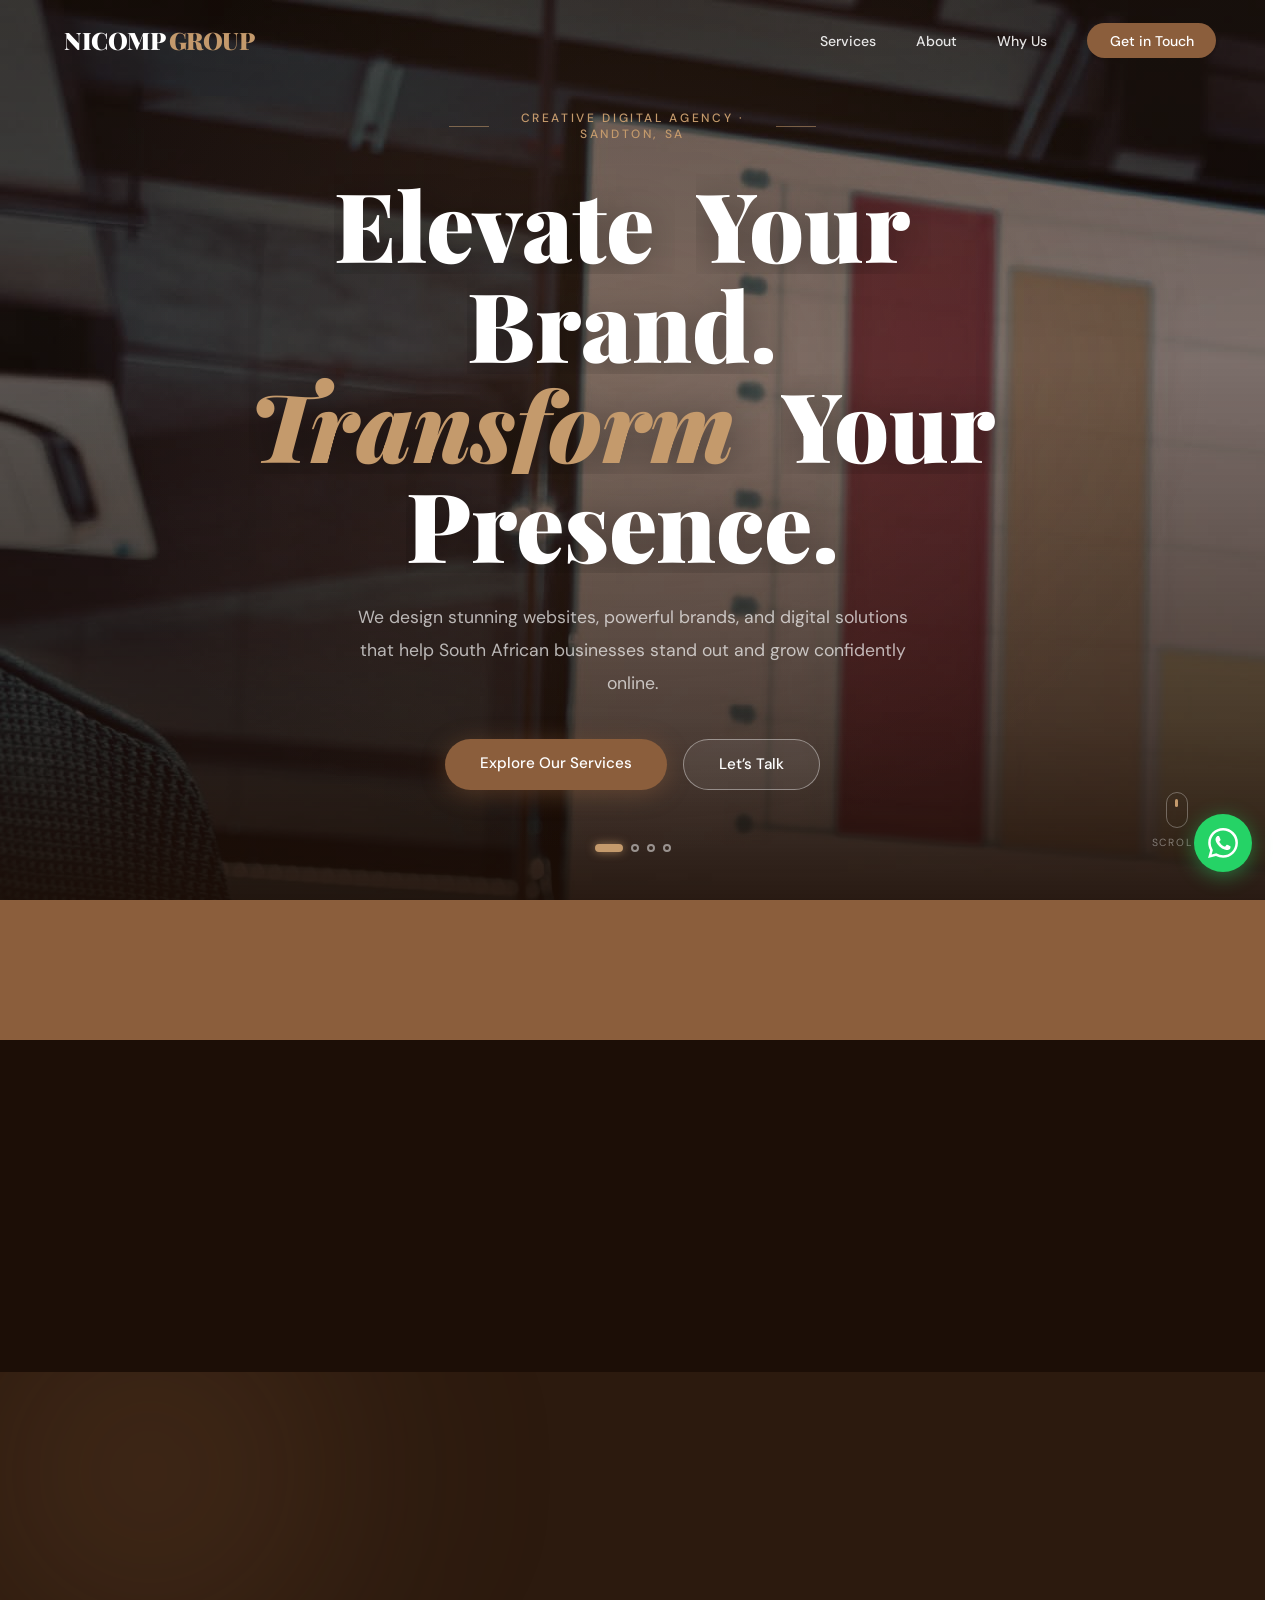
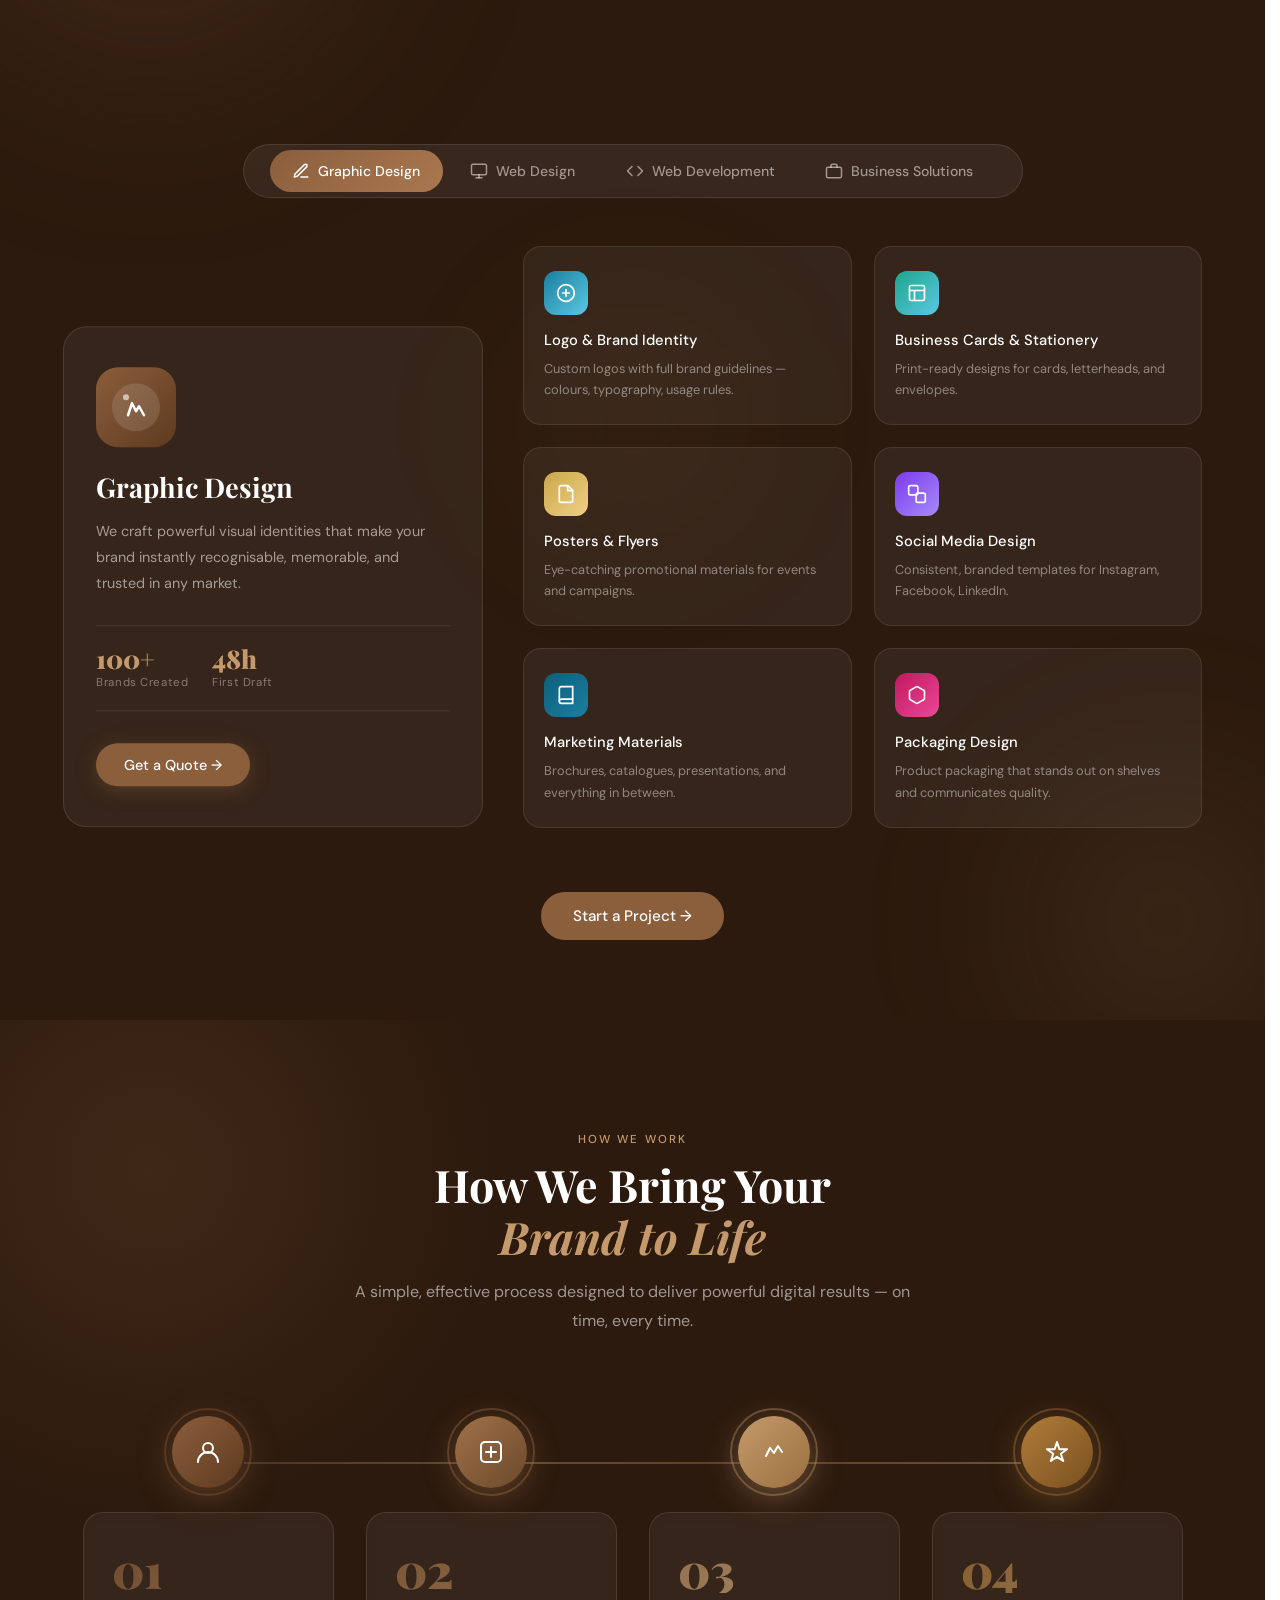
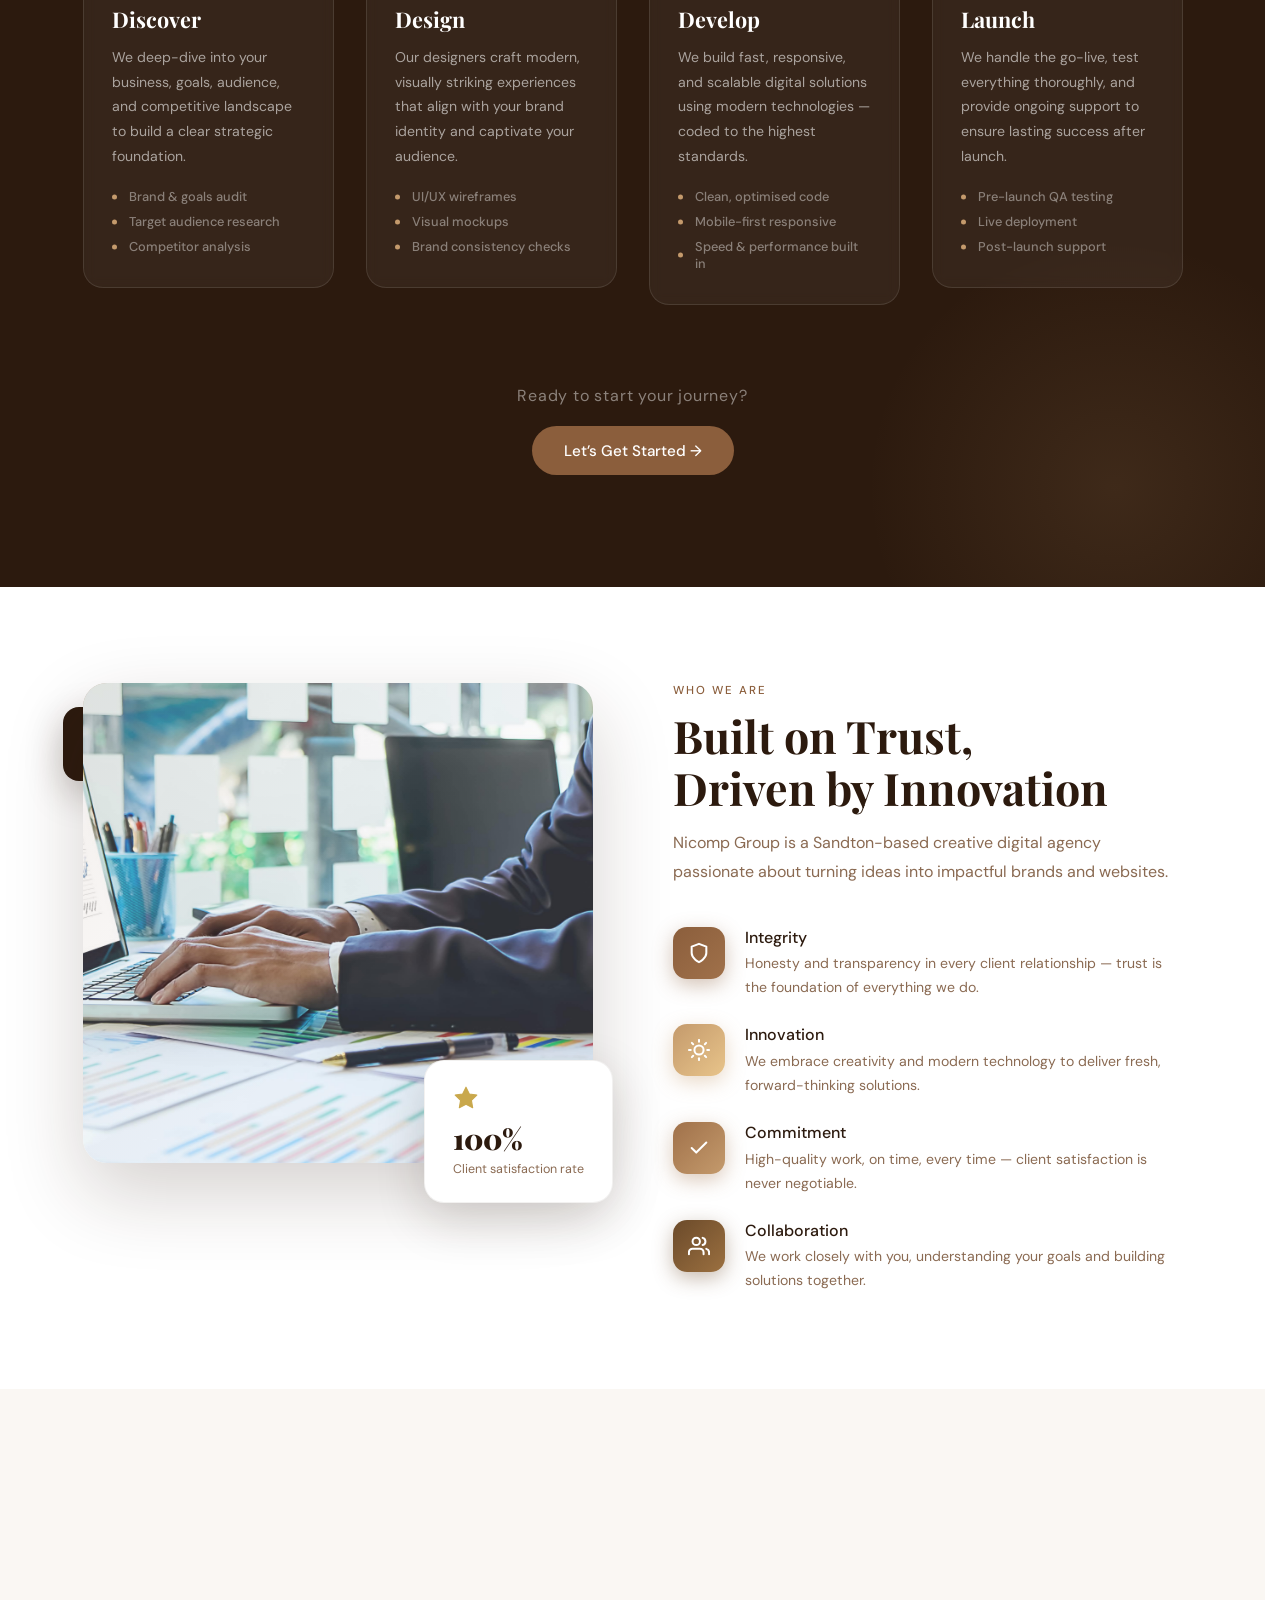
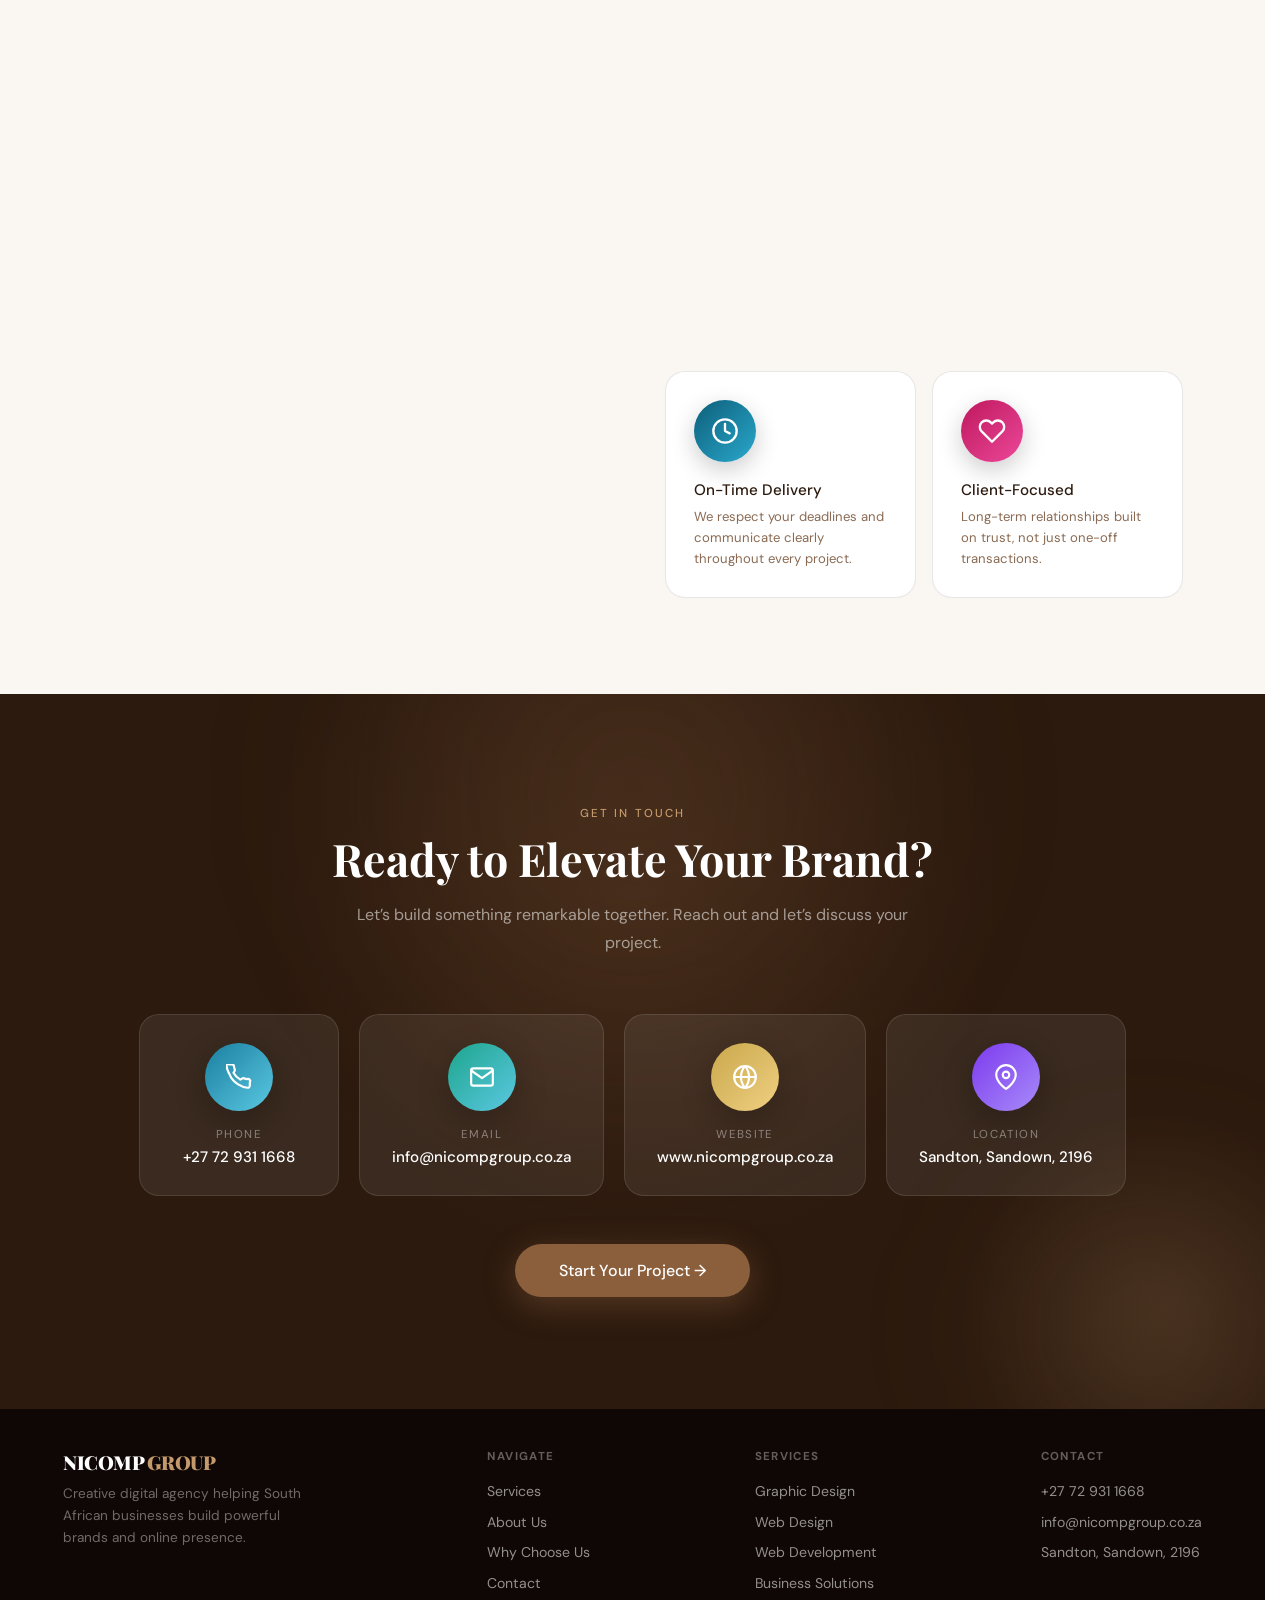
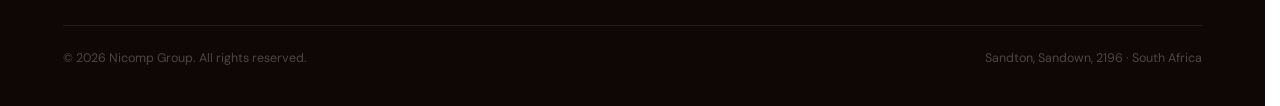
<file: index.html>
<!DOCTYPE html>
<html lang="en">
<head>
<script>
if (history.scrollRestoration) history.scrollRestoration = 'manual';
window.scrollTo(0, 0);
document.addEventListener('scroll', function onFirstScroll() {
window.scrollTo(0, 0);
document.removeEventListener('scroll', onFirstScroll);
}, { once: true, passive: true });
</script>
<meta charset="UTF-8">
<meta name="viewport" content="width=device-width, initial-scale=1.0">
<title>Nicomp Group &mdash; Elevate Your Brand. Transform Your Presence.</title>
<meta property="og:title" content="Nicomp Group — Elevate Your Brand. Transform Your Presence.">
<meta property="og:description" content="Creative digital solutions for South African businesses.">
<meta property="og:url" content="https://nicompgroup.co.za/">
<meta property="og:type" content="website">

<meta property="og:image" content="https://nicompgroup.co.za/og-image.jpg">
<meta property="og:image:width" content="1200">
<meta property="og:image:height" content="630">

<meta name="twitter:card" content="summary_large_image">
<meta name="twitter:title" content="Nicomp Group — Elevate Your Brand. Transform Your Presence.">
<meta name="twitter:description" content="Creative digital solutions for South African businesses.">
<meta name="twitter:image" content="https://nicompgroup.co.za/og-image.jpg">
<link href="https://fonts.googleapis.com/css2?family=Playfair+Display:ital,wght@0,400;0,700;0,900;1,400&family=DM+Sans:wght@300;400;500&display=swap" rel="stylesheet">
<link rel="stylesheet" href="style.css">
<style>
  /* HERO CONTENT CENTER-ALIGN FIX */
  .hero-content {
    text-align: center !important;
    display: flex !important;
    flex-direction: column !important;
    align-items: center !important;
  }
  .hero-eyebrow {
    justify-content: center !important;
  }
  .hero-heading {
    text-align: center !important;
  }
  .hero-sub {
    text-align: center !important;
  }
  .hero-btns {
    justify-content: center !important;
  }
</style>
</head>
<body>
<!-- MOBILE NAV OVERLAY -->
<div class="mobile-nav-overlay" id="mobileNav">
<div class="mob-nav-top">
<a href="index.html" class="mob-nav-logo">NICOMP <span>GROUP</span></a>
<button class="mob-nav-close" id="mobNavClose" aria-label="Close menu" onclick="closeMobNav()">
<svg viewBox="0 0 24 24" fill="none" stroke="white" stroke-width="2.5" stroke-linecap="round" stroke-linejoin="round"><line x1="18" y1="6" x2="6" y2="18"/><line x1="6" y1="6" x2="18" y2="18"/></svg>
</button>
</div>
<nav class="mob-nav-links">
<a href="#services" class="mob-nav-link" onclick="closeMobNav()">
<div class="mnl-icon" style="background:linear-gradient(135deg,#1a7fa0,#5bc8e2)">
<svg width="20" height="20" viewBox="0 0 24 24" fill="none" stroke="white" stroke-width="2" stroke-linecap="round" stroke-linejoin="round"><path d="M12 20h9"/><path d="M16.5 3.5a2.121 2.121 0 013 3L7 19l-4 1 1-4L16.5 3.5z"/></svg>
</div>
<span class="mnl-text">Services</span>
<svg class="mnl-arr" width="18" height="18" viewBox="0 0 24 24" fill="none" stroke="white" stroke-width="2" stroke-linecap="round"><polyline points="9 18 15 12 9 6"/></svg>
</a>
<a href="#about" class="mob-nav-link" onclick="closeMobNav()">
<div class="mnl-icon" style="background:linear-gradient(135deg,#1da58c,#5bc8e2)">
<svg width="20" height="20" viewBox="0 0 24 24" fill="none" stroke="white" stroke-width="2" stroke-linecap="round" stroke-linejoin="round"><path d="M17 21v-2a4 4 0 00-4-4H5a4 4 0 00-4 4v2"/><circle cx="9" cy="7" r="4"/></svg>
</div>
<span class="mnl-text">About</span>
<svg class="mnl-arr" width="18" height="18" viewBox="0 0 24 24" fill="none" stroke="white" stroke-width="2" stroke-linecap="round"><polyline points="9 18 15 12 9 6"/></svg>
</a>
<a href="#why" class="mob-nav-link" onclick="closeMobNav()">
<div class="mnl-icon" style="background:linear-gradient(135deg,#7c3aed,#a78bfa)">
<svg width="20" height="20" viewBox="0 0 24 24" fill="none" stroke="white" stroke-width="2" stroke-linecap="round" stroke-linejoin="round"><path d="M22 11.08V12a10 10 0 11-5.93-9.14"/><polyline points="22 4 12 14.01 9 11.01"/></svg>
</div>
<span class="mnl-text">Why Us</span>
<svg class="mnl-arr" width="18" height="18" viewBox="0 0 24 24" fill="none" stroke="white" stroke-width="2" stroke-linecap="round"><polyline points="9 18 15 12 9 6"/></svg>
</a>
<a href="contact.html" class="mob-nav-link mob-nav-link-cta">
<div class="mnl-icon" style="background:linear-gradient(135deg,#be185d,#ec4899)">
<svg width="20" height="20" viewBox="0 0 24 24" fill="none" stroke="white" stroke-width="2" stroke-linecap="round" stroke-linejoin="round"><path d="M22 16.92v3a2 2 0 01-2.18 2 19.79 19.79 0 01-8.63-3.07A19.5 19.5 0 013.07 9.19 19.79 19.79 0 01.36.5a2 2 0 012-.18h3a2 2 0 012 1.72 12.84 12.84 0 00.7 2.81 2 2 0 01-.45 2.11L6.91 8.15a16 16 0 006.29 6.29l1.45-.73a2 2 0 012.11-.45 12.84 12.84 0 002.81.7A2 2 0 0122 16.92z"/></svg>
</div>
<span class="mnl-text">Get in Touch</span>
<svg class="mnl-arr" width="18" height="18" viewBox="0 0 24 24" fill="none" stroke="white" stroke-width="2" stroke-linecap="round"><polyline points="9 18 15 12 9 6"/></svg>
</a>
</nav>
<div class="mob-nav-footer">
<span>+27 72 931 1668</span>
<span class="mob-nav-footer-dot"></span>
<span>info@nicompgroup.co.za</span>
</div>
</div>

<!-- NAV -->
<nav id="mainNav">
<a href="index.html" class="logo">NICOMP <span>GROUP</span></a>
<button class="nav-toggle" id="navToggle" aria-label="Menu"><span></span><span></span><span></span></button>
<ul id="navMenu">
<li><a href="#services">Services</a></li>
<li><a href="#about">About</a></li>
<li><a href="#why">Why Us</a></li>
<li><a href="contact.html" class="nav-cta">Get in Touch</a></li>
</ul>
</nav>

<!-- HERO -->
<section class="hero" id="home">
<div class="hero-slides">
<div class="hero-slide active" style="background-image:url('graph.jpg')"></div>
<div class="hero-slide" style="background-image:url('meeting.jpg')"></div>
<div class="hero-slide" style="background-image:url('desk.jpg')"></div>
<div class="hero-slide" style="background-image:url('presslap.jpg')"></div>
</div>
<div class="hero-overlay"></div>
<div class="hero-overlay-gradient"></div>
<div class="hero-image-strip">
<div class="strip-track">
<div class="strip-item si-active"><img src="poster.jpg" alt="Workspace 1"></div>
<div class="strip-item"><img src="work_space2.jpg" alt="Workspace 2"></div>
<div class="strip-item"><img src="ecommerce_store.jpg" alt="Workspace 3"></div>
<div class="strip-item"><img src="couch.jpg" alt="Workspace 4"></div>
</div>
</div>
<div class="hero-content">
<div class="hero-eyebrow">
<span class="eyebrow-line"></span>
<span class="eyebrow-text">Creative Digital Agency &middot; Sandton, SA</span>
<span class="eyebrow-line"></span>
</div>
<h1 class="hero-heading">
<span class="word-wrap"><span class="word w1">Elevate</span></span>
<span class="word-wrap"><span class="word w2">Your</span></span>
<span class="word-wrap"><span class="word w3">Brand.</span></span><br>
<span class="word-wrap"><span class="word w4 italic-gold">Transform</span></span>
<span class="word-wrap"><span class="word w5">Your</span></span>
<span class="word-wrap"><span class="word w6">Presence.</span></span>
</h1>
<p class="hero-sub">We design stunning websites, powerful brands, and digital solutions<br>that help South African businesses stand out and grow confidently online.</p>
<div class="hero-btns">
<a href="#services" class="btn-hero-primary">Explore Our Services</a>
<a href="contact.html" class="btn-hero-outline">Let&rsquo;s Talk</a>
</div>
</div>
<div class="hero-dots">
<button class="hdot active" onclick="goSlide(0)" aria-label="Slide 1"></button>
<button class="hdot" onclick="goSlide(1)" aria-label="Slide 2"></button>
<button class="hdot" onclick="goSlide(2)" aria-label="Slide 3"></button>
<button class="hdot" onclick="goSlide(3)" aria-label="Slide 4"></button>
</div>
<div class="scroll-cue">
<div class="scroll-mouse"><div class="scroll-wheel"></div></div>
<span>Scroll</span>
</div>
</section>

<!-- STATS -->
<div class="stats">
<div class="stat reveal delay-1"><strong>100%</strong><span>Client Focused</span></div>
<div class="stat reveal delay-2"><strong>4+</strong><span>Core Services</span></div>
<div class="stat reveal delay-3"><strong>On-Time</strong><span>Delivery</span></div>
<div class="stat reveal delay-4"><strong>Affordable</strong><span>Solutions</span></div>
</div>

<!-- WORK STRIP -->
<div class="work-strip">
<p class="work-strip-label reveal">Our Work</p>
<div class="work-grid">
<div class="work-card reveal delay-1"><img src="poster.jpg" alt="Graphic design" loading="lazy"><div class="work-card-label"><span class="work-card-tag">Graphic Design</span><br>Brand Identity</div></div>
<div class="work-card reveal delay-2"><img src="work_space3.jpg" alt="Web design" loading="lazy"><div class="work-card-label"><span class="work-card-tag">Web Design</span><br>Business Website</div></div>
<div class="work-card reveal delay-3"><img src="ecommerce_store.jpg" alt="Development" loading="lazy"><div class="work-card-label"><span class="work-card-tag">Development</span><br>E-Commerce Store</div></div>
<div class="work-card reveal delay-4"><img src="couch.jpg" alt="Business" loading="lazy"><div class="work-card-label"><span class="work-card-tag">Business Solutions</span><br>Pitch Deck</div></div>
</div>
</div>

<!-- SERVICES -->
<section class="services" id="services">
<div class="svc-orb svc-orb1"></div><div class="svc-orb svc-orb2"></div><div class="svc-orb svc-orb3"></div>
<div class="svc-header-wrap reveal">
<p class="section-tag">What We Do</p>
<h2 class="section-title">Comprehensive<br><span class="svc-title-accent">Digital Solutions</span></h2>
<p class="section-sub">From brand identity to full website development &mdash; everything your business needs to dominate online.</p>
</div>
<div class="svc-tabs reveal" role="tablist">
<button class="svc-tab active" data-tab="0" role="tab"><span class="svc-tab-icon"><svg width="18" height="18" viewBox="0 0 24 24" fill="none" stroke="currentColor" stroke-width="2" stroke-linecap="round" stroke-linejoin="round"><path d="M12 20h9"/><path d="M16.5 3.5a2.121 2.121 0 013 3L7 19l-4 1 1-4L16.5 3.5z"/></svg></span>Graphic Design</button>
<button class="svc-tab" data-tab="1" role="tab"><span class="svc-tab-icon"><svg width="18" height="18" viewBox="0 0 24 24" fill="none" stroke="currentColor" stroke-width="2" stroke-linecap="round" stroke-linejoin="round"><rect x="2" y="3" width="20" height="14" rx="2"/><line x1="8" y1="21" x2="16" y2="21"/><line x1="12" y1="17" x2="12" y2="21"/></svg></span>Web Design</button>
<button class="svc-tab" data-tab="2" role="tab"><span class="svc-tab-icon"><svg width="18" height="18" viewBox="0 0 24 24" fill="none" stroke="currentColor" stroke-width="2" stroke-linecap="round" stroke-linejoin="round"><polyline points="16 18 22 12 16 6"/><polyline points="8 6 2 12 8 18"/></svg></span>Web Development</button>
<button class="svc-tab" data-tab="3" role="tab"><span class="svc-tab-icon"><svg width="18" height="18" viewBox="0 0 24 24" fill="none" stroke="currentColor" stroke-width="2" stroke-linecap="round" stroke-linejoin="round"><rect x="2" y="7" width="20" height="14" rx="2"/><path d="M16 7V5a2 2 0 00-2-2h-4a2 2 0 00-2 2v2"/></svg></span>Business Solutions</button>
<div class="svc-tab-ink"></div>
</div>
<div class="svc-panels">
<div class="svc-panel active" data-panel="0">
<div class="svc-panel-inner">
<div class="svc-panel-left">
<div class="svc-hero-badge gd-badge"><svg width="48" height="48" viewBox="0 0 48 48" fill="none"><circle cx="24" cy="24" r="24" fill="rgba(255,255,255,0.12)"/><path d="M16 32l4-12 4 8 3-5 5 9" stroke="white" stroke-width="2.5" stroke-linecap="round" stroke-linejoin="round"/><circle cx="14" cy="14" r="3" fill="rgba(255,255,255,0.6)"/></svg></div>
<h3 class="svc-panel-title">Graphic Design</h3>
<p class="svc-panel-desc">We craft powerful visual identities that make your brand instantly recognisable, memorable, and trusted in any market.</p>
<div class="svc-panel-stat-row"><div class="svc-stat"><span class="svc-stat-n">100+</span><span class="svc-stat-l">Brands Created</span></div><div class="svc-stat"><span class="svc-stat-n">48h</span><span class="svc-stat-l">First Draft</span></div></div>
<a href="contact.html" class="svc-panel-cta">Get a Quote &rarr;</a>
</div>
<div class="svc-panel-right"><div class="svc-items-grid">
<div class="svc-item-card" style="--delay:0s"><div class="svc-item-icon" style="background:linear-gradient(135deg,#1a7fa0,#5bc8e2)"><svg width="20" height="20" viewBox="0 0 24 24" fill="none" stroke="white" stroke-width="2" stroke-linecap="round"><circle cx="12" cy="12" r="10"/><path d="M12 8v8M8 12h8"/></svg></div><h4>Logo &amp; Brand Identity</h4><p>Custom logos with full brand guidelines &mdash; colours, typography, usage rules.</p></div>
<div class="svc-item-card" style="--delay:0.06s"><div class="svc-item-icon" style="background:linear-gradient(135deg,#1da58c,#5bc8e2)"><svg width="20" height="20" viewBox="0 0 24 24" fill="none" stroke="white" stroke-width="2" stroke-linecap="round"><rect x="3" y="3" width="18" height="18" rx="2"/><path d="M3 9h18M9 21V9"/></svg></div><h4>Business Cards &amp; Stationery</h4><p>Print-ready designs for cards, letterheads, and envelopes.</p></div>
<div class="svc-item-card" style="--delay:0.12s"><div class="svc-item-icon" style="background:linear-gradient(135deg,#c9a84c,#f0cf82)"><svg width="20" height="20" viewBox="0 0 24 24" fill="none" stroke="white" stroke-width="2" stroke-linecap="round"><path d="M14.5 2H6a2 2 0 00-2 2v16a2 2 0 002 2h12a2 2 0 002-2V7.5L14.5 2z"/><polyline points="14 2 14 8 20 8"/></svg></div><h4>Posters &amp; Flyers</h4><p>Eye-catching promotional materials for events and campaigns.</p></div>
<div class="svc-item-card" style="--delay:0.18s"><div class="svc-item-icon" style="background:linear-gradient(135deg,#7c3aed,#a78bfa)"><svg width="20" height="20" viewBox="0 0 24 24" fill="none" stroke="white" stroke-width="2" stroke-linecap="round"><rect x="2" y="2" width="11" height="11" rx="2"/><rect x="11" y="11" width="11" height="11" rx="2"/></svg></div><h4>Social Media Design</h4><p>Consistent, branded templates for Instagram, Facebook, LinkedIn.</p></div>
<div class="svc-item-card" style="--delay:0.24s"><div class="svc-item-icon" style="background:linear-gradient(135deg,#0d5f7a,#1a7fa0)"><svg width="20" height="20" viewBox="0 0 24 24" fill="none" stroke="white" stroke-width="2" stroke-linecap="round"><path d="M4 19.5A2.5 2.5 0 016.5 17H20"/><path d="M6.5 2H20v20H6.5A2.5 2.5 0 014 19.5v-15A2.5 2.5 0 016.5 2z"/></svg></div><h4>Marketing Materials</h4><p>Brochures, catalogues, presentations, and everything in between.</p></div>
<div class="svc-item-card" style="--delay:0.3s"><div class="svc-item-icon" style="background:linear-gradient(135deg,#be185d,#ec4899)"><svg width="20" height="20" viewBox="0 0 24 24" fill="none" stroke="white" stroke-width="2" stroke-linecap="round"><path d="M21 16V8a2 2 0 00-1-1.73l-7-4a2 2 0 00-2 0l-7 4A2 2 0 003 8v8a2 2 0 001 1.73l7 4a2 2 0 002 0l7-4A2 2 0 0021 16z"/></svg></div><h4>Packaging Design</h4><p>Product packaging that stands out on shelves and communicates quality.</p></div>
</div></div>
</div>
</div>
<div class="svc-panel" data-panel="1">
<div class="svc-panel-inner">
<div class="svc-panel-left">
<div class="svc-hero-badge wd-badge"><svg width="48" height="48" viewBox="0 0 48 48" fill="none"><circle cx="24" cy="24" r="24" fill="rgba(255,255,255,0.12)"/><rect x="10" y="14" width="28" height="20" rx="3" stroke="white" stroke-width="2.5"/><line x1="10" y1="20" x2="38" y2="20" stroke="white" stroke-width="2"/><circle cx="14" cy="17" r="1.5" fill="white" opacity="0.6"/><circle cx="19" cy="17" r="1.5" fill="white" opacity="0.6"/></svg></div>
<h3 class="svc-panel-title">Web Design</h3>
<p class="svc-panel-desc">Modern, mobile-first websites built to impress and convert &mdash; beautifully designed with exceptional UI/UX at every breakpoint.</p>
<div class="svc-panel-stat-row"><div class="svc-stat"><span class="svc-stat-n">50+</span><span class="svc-stat-l">Sites Delivered</span></div><div class="svc-stat"><span class="svc-stat-n">100%</span><span class="svc-stat-l">Mobile Ready</span></div></div>
<a href="contact.html" class="svc-panel-cta">Get a Quote &rarr;</a>
</div>
<div class="svc-panel-right"><div class="svc-items-grid">
<div class="svc-item-card" style="--delay:0s"><div class="svc-item-icon" style="background:linear-gradient(135deg,#1a7fa0,#5bc8e2)"><svg width="20" height="20" viewBox="0 0 24 24" fill="none" stroke="white" stroke-width="2" stroke-linecap="round"><path d="M12 2L2 7l10 5 10-5-10-5z"/><path d="M2 17l10 5 10-5M2 12l10 5 10-5"/></svg></div><h4>Custom Website Design</h4><p>Unique, bespoke designs tailored to your brand &mdash; no templates.</p></div>
<div class="svc-item-card" style="--delay:0.06s"><div class="svc-item-icon" style="background:linear-gradient(135deg,#1da58c,#5bc8e2)"><svg width="20" height="20" viewBox="0 0 24 24" fill="none" stroke="white" stroke-width="2" stroke-linecap="round"><rect x="5" y="2" width="14" height="20" rx="2"/><line x1="12" y1="18" x2="12.01" y2="18"/></svg></div><h4>Responsive &amp; Mobile-First</h4><p>Perfect on phones, tablets, and desktops &mdash; every time.</p></div>
<div class="svc-item-card" style="--delay:0.12s"><div class="svc-item-icon" style="background:linear-gradient(135deg,#c9a84c,#f0cf82)"><svg width="20" height="20" viewBox="0 0 24 24" fill="none" stroke="white" stroke-width="2" stroke-linecap="round"><path d="M22 12h-4l-3 9L9 3l-3 9H2"/></svg></div><h4>Landing Pages</h4><p>High-converting single-page designs built around one clear goal.</p></div>
<div class="svc-item-card" style="--delay:0.18s"><div class="svc-item-icon" style="background:linear-gradient(135deg,#7c3aed,#a78bfa)"><svg width="20" height="20" viewBox="0 0 24 24" fill="none" stroke="white" stroke-width="2" stroke-linecap="round"><path d="M1 12s4-8 11-8 11 8 11 8-4 8-11 8-11-8-11-8z"/><circle cx="12" cy="12" r="3"/></svg></div><h4>UI/UX Design</h4><p>Research-driven design that reduces friction and boosts engagement.</p></div>
<div class="svc-item-card" style="--delay:0.24s"><div class="svc-item-icon" style="background:linear-gradient(135deg,#0d5f7a,#1a7fa0)"><svg width="20" height="20" viewBox="0 0 24 24" fill="none" stroke="white" stroke-width="2" stroke-linecap="round"><polyline points="1 4 1 10 7 10"/><path d="M3.51 15a9 9 0 102.13-9.36L1 10"/></svg></div><h4>Website Redesign</h4><p>Modernise your site while preserving brand identity and SEO value.</p></div>
<div class="svc-item-card" style="--delay:0.3s"><div class="svc-item-icon" style="background:linear-gradient(135deg,#be185d,#ec4899)"><svg width="20" height="20" viewBox="0 0 24 24" fill="none" stroke="white" stroke-width="2" stroke-linecap="round"><circle cx="12" cy="12" r="10"/><line x1="2" y1="12" x2="22" y2="12"/><path d="M12 2a15.3 15.3 0 010 20M12 2a15.3 15.3 0 000 20"/></svg></div><h4>Digital Marketing Design</h4><p>Banners, email templates, and digital assets for your campaigns.</p></div>
</div></div>
</div>
</div>
<div class="svc-panel" data-panel="2">
<div class="svc-panel-inner">
<div class="svc-panel-left">
<div class="svc-hero-badge dev-badge"><svg width="48" height="48" viewBox="0 0 48 48" fill="none"><circle cx="24" cy="24" r="24" fill="rgba(255,255,255,0.12)"/><polyline points="14,18 8,24 14,30" stroke="white" stroke-width="2.5" stroke-linecap="round" stroke-linejoin="round"/><polyline points="34,18 40,24 34,30" stroke="white" stroke-width="2.5" stroke-linecap="round" stroke-linejoin="round"/><line x1="28" y1="14" x2="20" y2="34" stroke="white" stroke-width="2.5" stroke-linecap="round"/></svg></div>
<h3 class="svc-panel-title">Web Development</h3>
<p class="svc-panel-desc">Robust, scalable digital solutions engineered with modern technologies &mdash; built to perform, secured to last, and easy to manage.</p>
<div class="svc-panel-stat-row"><div class="svc-stat"><span class="svc-stat-n">&lt;2s</span><span class="svc-stat-l">Load Time</span></div><div class="svc-stat"><span class="svc-stat-n">99%</span><span class="svc-stat-l">Uptime Target</span></div></div>
<a href="contact.html" class="svc-panel-cta">Get a Quote &rarr;</a>
</div>
<div class="svc-panel-right"><div class="svc-items-grid">
<div class="svc-item-card" style="--delay:0s"><div class="svc-item-icon" style="background:linear-gradient(135deg,#1a7fa0,#5bc8e2)"><svg width="20" height="20" viewBox="0 0 24 24" fill="none" stroke="white" stroke-width="2" stroke-linecap="round"><polyline points="16 18 22 12 16 6"/><polyline points="8 6 2 12 8 18"/></svg></div><h4>Front-End Development</h4><p>Clean HTML, CSS, JavaScript bringing designs to life with precision.</p></div>
<div class="svc-item-card" style="--delay:0.06s"><div class="svc-item-icon" style="background:linear-gradient(135deg,#1da58c,#5bc8e2)"><svg width="20" height="20" viewBox="0 0 24 24" fill="none" stroke="white" stroke-width="2" stroke-linecap="round"><ellipse cx="12" cy="7" rx="9" ry="4"/><path d="M3 7v5c0 2.21 4.03 4 9 4s9-1.79 9-4V7M3 12v5c0 2.21 4.03 4 9 4s9-1.79 9-4v-5"/></svg></div><h4>Back-End Development</h4><p>Server-side logic, databases, and APIs tailored to your needs.</p></div>
<div class="svc-item-card" style="--delay:0.12s"><div class="svc-item-icon" style="background:linear-gradient(135deg,#c9a84c,#f0cf82)"><svg width="20" height="20" viewBox="0 0 24 24" fill="none" stroke="white" stroke-width="2" stroke-linecap="round"><circle cx="9" cy="21" r="1"/><circle cx="20" cy="21" r="1"/><path d="M1 1h4l2.68 13.39a2 2 0 002 1.61h9.72a2 2 0 002-1.61L23 6H6"/></svg></div><h4>E-Commerce Websites</h4><p>Full online stores with payment gateways, inventory, and order tracking.</p></div>
<div class="svc-item-card" style="--delay:0.18s"><div class="svc-item-icon" style="background:linear-gradient(135deg,#7c3aed,#a78bfa)"><svg width="20" height="20" viewBox="0 0 24 24" fill="none" stroke="white" stroke-width="2" stroke-linecap="round"><rect x="3" y="3" width="18" height="18" rx="2"/><path d="M3 9h18M9 21V9"/></svg></div><h4>WordPress Development</h4><p>Custom themes and plugins &mdash; sites you can manage yourself.</p></div>
<div class="svc-item-card" style="--delay:0.24s"><div class="svc-item-icon" style="background:linear-gradient(135deg,#0d5f7a,#1a7fa0)"><svg width="20" height="20" viewBox="0 0 24 24" fill="none" stroke="white" stroke-width="2" stroke-linecap="round"><path d="M12 22s8-4 8-10V5l-8-3-8 3v7c0 6 8 10 8 10z"/></svg></div><h4>Website Maintenance</h4><p>Ongoing updates, security patches, backups, and content changes.</p></div>
<div class="svc-item-card" style="--delay:0.3s"><div class="svc-item-icon" style="background:linear-gradient(135deg,#be185d,#ec4899)"><svg width="20" height="20" viewBox="0 0 24 24" fill="none" stroke="white" stroke-width="2" stroke-linecap="round"><path d="M13 2L3 14h9l-1 8 10-12h-9l1-8z"/></svg></div><h4>Performance Optimisation</h4><p>Speed audits, image compression, and code optimisation.</p></div>
</div></div>
</div>
</div>
<div class="svc-panel" data-panel="3">
<div class="svc-panel-inner">
<div class="svc-panel-left">
<div class="svc-hero-badge biz-badge"><svg width="48" height="48" viewBox="0 0 48 48" fill="none"><circle cx="24" cy="24" r="24" fill="rgba(255,255,255,0.12)"/><rect x="12" y="18" width="24" height="18" rx="2" stroke="white" stroke-width="2.5"/><path d="M18 18v-4a6 6 0 0112 0v4" stroke="white" stroke-width="2.5" stroke-linecap="round"/></svg></div>
<h3 class="svc-panel-title">Business Solutions</h3>
<p class="svc-panel-desc">Strategic business support to help you launch, grow, and dominate your market &mdash; from business plans to pitch decks and brand strategy.</p>
<div class="svc-panel-stat-row"><div class="svc-stat"><span class="svc-stat-n">30+</span><span class="svc-stat-l">Plans Written</span></div><div class="svc-stat"><span class="svc-stat-n">95%</span><span class="svc-stat-l">Approval Rate</span></div></div>
<a href="contact.html" class="svc-panel-cta">Get a Quote &rarr;</a>
</div>
<div class="svc-panel-right"><div class="svc-items-grid">
<div class="svc-item-card" style="--delay:0s"><div class="svc-item-icon" style="background:linear-gradient(135deg,#1a7fa0,#5bc8e2)"><svg width="20" height="20" viewBox="0 0 24 24" fill="none" stroke="white" stroke-width="2" stroke-linecap="round"><path d="M14 2H6a2 2 0 00-2 2v16a2 2 0 002 2h12a2 2 0 002-2V8z"/><polyline points="14 2 14 8 20 8"/><line x1="16" y1="13" x2="8" y2="13"/><line x1="16" y1="17" x2="8" y2="17"/></svg></div><h4>Business Plan Development</h4><p>Professionally written plans for funding, partnerships, or strategy.</p></div>
<div class="svc-item-card" style="--delay:0.06s"><div class="svc-item-icon" style="background:linear-gradient(135deg,#1da58c,#5bc8e2)"><svg width="20" height="20" viewBox="0 0 24 24" fill="none" stroke="white" stroke-width="2" stroke-linecap="round"><path d="M17 21v-2a4 4 0 00-4-4H5a4 4 0 00-4 4v2"/><circle cx="9" cy="7" r="4"/><path d="M23 21v-2a4 4 0 00-3-3.87M16 3.13a4 4 0 010 7.75"/></svg></div><h4>Company Profile Creation</h4><p>Polished profiles that impress clients, partners, and investors.</p></div>
<div class="svc-item-card" style="--delay:0.12s"><div class="svc-item-icon" style="background:linear-gradient(135deg,#c9a84c,#f0cf82)"><svg width="20" height="20" viewBox="0 0 24 24" fill="none" stroke="white" stroke-width="2" stroke-linecap="round"><rect x="2" y="3" width="20" height="14" rx="2"/><line x1="8" y1="21" x2="16" y2="21"/><line x1="12" y1="17" x2="12" y2="21"/></svg></div><h4>Proposal &amp; Pitch Deck Design</h4><p>Visually compelling pitch decks and proposals that win business.</p></div>
<div class="svc-item-card" style="--delay:0.18s"><div class="svc-item-icon" style="background:linear-gradient(135deg,#7c3aed,#a78bfa)"><svg width="20" height="20" viewBox="0 0 24 24" fill="none" stroke="white" stroke-width="2" stroke-linecap="round"><polygon points="12 2 15.09 8.26 22 9.27 17 14.14 18.18 21.02 12 17.77 5.82 21.02 7 14.14 2 9.27 8.91 8.26 12 2"/></svg></div><h4>Branding Strategy</h4><p>Positioning, messaging, and brand voice to stand out from competitors.</p></div>
<div class="svc-item-card" style="--delay:0.24s"><div class="svc-item-icon" style="background:linear-gradient(135deg,#0d5f7a,#1a7fa0)"><svg width="20" height="20" viewBox="0 0 24 24" fill="none" stroke="white" stroke-width="2" stroke-linecap="round"><circle cx="12" cy="12" r="10"/><line x1="12" y1="8" x2="12" y2="12"/><line x1="12" y1="16" x2="12.01" y2="16"/></svg></div><h4>Startup Consulting</h4><p>Guidance on brand building, digital presence, and go-to-market strategy.</p></div>
<div class="svc-item-card" style="--delay:0.3s"><div class="svc-item-icon" style="background:linear-gradient(135deg,#be185d,#ec4899)"><svg width="20" height="20" viewBox="0 0 24 24" fill="none" stroke="white" stroke-width="2" stroke-linecap="round"><path d="M18 20V10M12 20V4M6 20v-6"/></svg></div><h4>Digital Marketing Support</h4><p>Social media strategy, content planning, and marketing direction.</p></div>
</div></div>
</div>
</div>
</div>
<div class="svc-bottom-cta reveal"><a href="contact.html" class="btn-primary">Start a Project &rarr;</a></div>
</section>

<!-- HOW WE WORK -->
<section class="process-section" id="process">
<div class="process-bg-deco"><div class="deco-circle deco-c1"></div><div class="deco-circle deco-c2"></div></div>
<div class="process-header reveal">
<p class="section-tag">How We Work</p>
<h2 class="section-title">How We Bring Your<br><em class="title-em">Brand to Life</em></h2>
<p class="section-sub">A simple, effective process designed to deliver powerful digital results &mdash; on time, every time.</p>
</div>
<div class="process-timeline">
<div class="timeline-line"></div>
<div class="process-steps">
<div class="pstep reveal delay-1"><div class="pstep-icon-wrap"><div class="pstep-icon"><svg width="28" height="28" viewBox="0 0 28 28" fill="none"><circle cx="14" cy="10" r="5" stroke="white" stroke-width="2"/><path d="M4 24c0-5.523 4.477-10 10-10s10 4.477 10 10" stroke="white" stroke-width="2" stroke-linecap="round"/></svg></div><div class="pstep-pulse"></div></div><div class="pstep-card"><div class="pstep-num">01</div><h3 class="pstep-title">Discover</h3><p class="pstep-desc">We deep-dive into your business, goals, audience, and competitive landscape to build a clear strategic foundation.</p><ul class="pstep-list"><li>Brand &amp; goals audit</li><li>Target audience research</li><li>Competitor analysis</li></ul></div></div>
<div class="pstep reveal delay-2"><div class="pstep-icon-wrap"><div class="pstep-icon pi-teal"><svg width="28" height="28" viewBox="0 0 28 28" fill="none"><rect x="4" y="4" width="20" height="20" rx="4" stroke="white" stroke-width="2"/><path d="M9 14h10M14 9v10" stroke="white" stroke-width="2" stroke-linecap="round"/></svg></div><div class="pstep-pulse pp-teal"></div></div><div class="pstep-card"><div class="pstep-num pn-teal">02</div><h3 class="pstep-title">Design</h3><p class="pstep-desc">Our designers craft modern, visually striking experiences that align with your brand identity and captivate your audience.</p><ul class="pstep-list"><li>UI/UX wireframes</li><li>Visual mockups</li><li>Brand consistency checks</li></ul></div></div>
<div class="pstep reveal delay-3"><div class="pstep-icon-wrap"><div class="pstep-icon pi-gold"><svg width="28" height="28" viewBox="0 0 28 28" fill="none"><polyline points="6,18 10,10 14,15 18,8 22,14" stroke="white" stroke-width="2" stroke-linecap="round" stroke-linejoin="round"/></svg></div><div class="pstep-pulse pp-gold"></div></div><div class="pstep-card"><div class="pstep-num pn-gold">03</div><h3 class="pstep-title">Develop</h3><p class="pstep-desc">We build fast, responsive, and scalable digital solutions using modern technologies &mdash; coded to the highest standards.</p><ul class="pstep-list"><li>Clean, optimised code</li><li>Mobile-first responsive</li><li>Speed &amp; performance built in</li></ul></div></div>
<div class="pstep reveal delay-4"><div class="pstep-icon-wrap"><div class="pstep-icon pi-sky"><svg width="28" height="28" viewBox="0 0 28 28" fill="none"><path d="M14 4l2.4 7.2H24l-6.2 4.6 2.4 7.2L14 18.8l-6.2 4.2 2.4-7.2L4 11.2h7.6L14 4z" stroke="white" stroke-width="2" stroke-linejoin="round"/></svg></div><div class="pstep-pulse pp-sky"></div></div><div class="pstep-card"><div class="pstep-num pn-sky">04</div><h3 class="pstep-title">Launch</h3><p class="pstep-desc">We handle the go-live, test everything thoroughly, and provide ongoing support to ensure lasting success after launch.</p><ul class="pstep-list"><li>Pre-launch QA testing</li><li>Live deployment</li><li>Post-launch support</li></ul></div></div>
</div>
</div>
<div class="process-cta reveal"><p>Ready to start your journey?</p><a href="contact.html" class="btn-primary">Let&rsquo;s Get Started &rarr;</a></div>
</section>

<!-- WHO WE ARE -->
<section class="values" id="about">
<div class="values-inner">
<div class="about-img-col reveal-left">
<div class="about-img-floater2"><span class="f2-num">8+</span><span class="f2-lbl">Years of Experience</span></div>
<div class="about-img-main"><img src="presslap.jpg" alt="Nicomp Group at work" loading="lazy"></div>
<div class="about-img-floater">
<div class="af-svg-wrap">
<svg width="26" height="26" viewBox="0 0 24 24" fill="none"><path d="M12 2l3.09 6.26L22 9.27l-5 4.87 1.18 6.88L12 17.77l-6.18 3.25L7 14.14 2 9.27l6.91-1.01L12 2z" fill="#c9a84c" stroke="#c9a84c" stroke-width="1" stroke-linejoin="round"/></svg>
</div>
<div class="about-floater-text">
<strong>100%</strong>
<span>Client satisfaction rate</span>
</div>
</div>
</div>
<div class="reveal-right">
<p class="section-tag">Who We Are</p>
<h2 class="section-title">Built on Trust,<br>Driven by Innovation</h2>
<p class="section-sub">Nicomp Group is a Sandton-based creative digital agency passionate about turning ideas into impactful brands and websites.</p>
<div class="values-list">
<div class="value-item reveal delay-1">
<div class="val-icon-box vi-teal">
<svg width="22" height="22" viewBox="0 0 24 24" fill="none" stroke="white" stroke-width="2.2" stroke-linecap="round" stroke-linejoin="round"><path d="M12 22s8-4 8-10V5l-8-3-8 3v7c0 6 8 10 8 10z"/></svg>
</div>
<div><h4>Integrity</h4><p>Honesty and transparency in every client relationship &mdash; trust is the foundation of everything we do.</p></div>
</div>
<div class="value-item reveal delay-2">
<div class="val-icon-box vi-gold">
<svg width="22" height="22" viewBox="0 0 24 24" fill="none" stroke="white" stroke-width="2.2" stroke-linecap="round" stroke-linejoin="round"><circle cx="12" cy="12" r="5"/><line x1="12" y1="1" x2="12" y2="3"/><line x1="12" y1="21" x2="12" y2="23"/><line x1="4.22" y1="4.22" x2="5.64" y2="5.64"/><line x1="18.36" y1="18.36" x2="19.78" y2="19.78"/><line x1="1" y1="12" x2="3" y2="12"/><line x1="21" y1="12" x2="23" y2="12"/><line x1="4.22" y1="19.78" x2="5.64" y2="18.36"/><line x1="18.36" y1="5.64" x2="19.78" y2="4.22"/></svg>
</div>
<div><h4>Innovation</h4><p>We embrace creativity and modern technology to deliver fresh, forward-thinking solutions.</p></div>
</div>
<div class="value-item reveal delay-3">
<div class="val-icon-box vi-sky">
<svg width="22" height="22" viewBox="0 0 24 24" fill="none" stroke="white" stroke-width="2.2" stroke-linecap="round" stroke-linejoin="round"><polyline points="20 6 9 17 4 12"/></svg>
</div>
<div><h4>Commitment</h4><p>High-quality work, on time, every time &mdash; client satisfaction is never negotiable.</p></div>
</div>
<div class="value-item reveal delay-4">
<div class="val-icon-box vi-purple">
<svg width="22" height="22" viewBox="0 0 24 24" fill="none" stroke="white" stroke-width="2.2" stroke-linecap="round" stroke-linejoin="round"><path d="M17 21v-2a4 4 0 00-4-4H5a4 4 0 00-4 4v2"/><circle cx="9" cy="7" r="4"/><path d="M23 21v-2a4 4 0 00-3-3.87M16 3.13a4 4 0 010 7.75"/></svg>
</div>
<div><h4>Collaboration</h4><p>We work closely with you, understanding your goals and building solutions together.</p></div>
</div>
</div>
</div>
</div>
</section>

<!-- WHY CHOOSE US -->
<section class="why" id="why">
<div class="why-inner">
<div class="reveal-left">
<p class="section-tag">Why Choose Us</p>
<h2 class="section-title">Excellence in Every Pixel</h2>
<p class="section-sub">We combine innovation, professionalism, and attention to detail to ensure every project reflects excellence and brand consistency.</p>
</div>
<div class="why-grid">
<div class="why-item reveal delay-1">
<div class="why-icon-wrap" style="--ic1:#1a7fa0;--ic2:#5bc8e2">
<svg width="28" height="28" viewBox="0 0 24 24" fill="none" stroke="white" stroke-width="2" stroke-linecap="round" stroke-linejoin="round"><path d="M12 2l3.09 6.26L22 9.27l-5 4.87 1.18 6.88L12 17.77l-6.18 3.25L7 14.14 2 9.27l6.91-1.01L12 2z"/></svg>
</div>
<h4>Creative &amp; Modern</h4>
<p>Fresh, distinctive designs that help your brand stand out in a crowded market.</p>
</div>
<div class="why-item reveal delay-2">
<div class="why-icon-wrap" style="--ic1:#1da58c;--ic2:#5bc8e2">
<svg width="28" height="28" viewBox="0 0 24 24" fill="none" stroke="white" stroke-width="2" stroke-linecap="round" stroke-linejoin="round"><path d="M22 11.08V12a10 10 0 11-5.93-9.14"/><polyline points="22 4 12 14.01 9 11.01"/></svg>
</div>
<h4>Professional Quality</h4>
<p>Every deliverable meets the highest standards of quality and craftsmanship.</p>
</div>
<div class="why-item reveal delay-3">
<div class="why-icon-wrap" style="--ic1:#c9a84c;--ic2:#f0cf82">
<svg width="28" height="28" viewBox="0 0 24 24" fill="none" stroke="white" stroke-width="2" stroke-linecap="round" stroke-linejoin="round"><circle cx="11" cy="11" r="8"/><line x1="21" y1="21" x2="16.65" y2="16.65"/></svg>
</div>
<h4>Attention to Detail</h4>
<p>We sweat the small stuff so your brand looks perfect everywhere it appears.</p>
</div>
<div class="why-item reveal delay-4">
<div class="why-icon-wrap" style="--ic1:#7c3aed;--ic2:#a78bfa">
<svg width="28" height="28" viewBox="0 0 24 24" fill="none" stroke="white" stroke-width="2" stroke-linecap="round" stroke-linejoin="round"><line x1="12" y1="1" x2="12" y2="23"/><path d="M17 5H9.5a3.5 3.5 0 000 7h5a3.5 3.5 0 010 7H6"/></svg>
</div>
<h4>Affordable Solutions</h4>
<p>Premium results at prices that work for growing South African businesses.</p>
</div>
<div class="why-item reveal delay-5">
<div class="why-icon-wrap" style="--ic1:#0d5f7a;--ic2:#2aa8cc">
<svg width="28" height="28" viewBox="0 0 24 24" fill="none" stroke="white" stroke-width="2" stroke-linecap="round" stroke-linejoin="round"><circle cx="12" cy="12" r="10"/><polyline points="12 6 12 12 16 14"/></svg>
</div>
<h4>On-Time Delivery</h4>
<p>We respect your deadlines and communicate clearly throughout every project.</p>
</div>
<div class="why-item reveal delay-6">
<div class="why-icon-wrap" style="--ic1:#be185d;--ic2:#ec4899">
<svg width="28" height="28" viewBox="0 0 24 24" fill="none" stroke="white" stroke-width="2" stroke-linecap="round" stroke-linejoin="round"><path d="M20.84 4.61a5.5 5.5 0 00-7.78 0L12 5.67l-1.06-1.06a5.5 5.5 0 00-7.78 7.78l1.06 1.06L12 21.23l7.78-7.78 1.06-1.06a5.5 5.5 0 000-7.78z"/></svg>
</div>
<h4>Client-Focused</h4>
<p>Long-term relationships built on trust, not just one-off transactions.</p>
</div>
</div>
</div>
</section>

<!-- GET IN TOUCH -->
<section class="contact-strip">
<div class="cs-bg-orb cs-orb1"></div>
<div class="cs-bg-orb cs-orb2"></div>
<div class="cs-inner">
<p class="section-tag reveal">Get In Touch</p>
<h2 class="section-title reveal">Ready to Elevate Your Brand?</h2>
<p class="section-sub reveal">Let&rsquo;s build something remarkable together. Reach out and let&rsquo;s discuss your project.</p>
<div class="contact-cards">
<div class="contact-card reveal delay-1">
<div class="cc-icon-wrap" style="--cic1:#1a7fa0;--cic2:#5bc8e2">
<svg width="26" height="26" viewBox="0 0 24 24" fill="none" stroke="white" stroke-width="2" stroke-linecap="round" stroke-linejoin="round"><path d="M22 16.92v3a2 2 0 01-2.18 2 19.79 19.79 0 01-8.63-3.07A19.5 19.5 0 013.07 9.19 19.79 19.79 0 01.36 .5a2 2 0 012-.18h3a2 2 0 012 1.72 12.84 12.84 0 00.7 2.81 2 2 0 01-.45 2.11L6.91 8.15a16 16 0 006.29 6.29l1.45-.73a2 2 0 012.11-.45 12.84 12.84 0 002.81.7A2 2 0 0122 16.92z"/></svg>
</div>
<span class="cc-label">Phone</span>
<span class="cc-val">+27 72 931 1668</span>
</div>
<div class="contact-card reveal delay-2">
<div class="cc-icon-wrap" style="--cic1:#1da58c;--cic2:#5bc8e2">
<svg width="26" height="26" viewBox="0 0 24 24" fill="none" stroke="white" stroke-width="2" stroke-linecap="round" stroke-linejoin="round"><path d="M4 4h16c1.1 0 2 .9 2 2v12c0 1.1-.9 2-2 2H4c-1.1 0-2-.9-2-2V6c0-1.1.9-2 2-2z"/><polyline points="22,6 12,13 2,6"/></svg>
</div>
<span class="cc-label">Email</span>
<span class="cc-val">info@nicompgroup.co.za</span>
</div>
<div class="contact-card reveal delay-3">
<div class="cc-icon-wrap" style="--cic1:#c9a84c;--cic2:#f0cf82">
<svg width="26" height="26" viewBox="0 0 24 24" fill="none" stroke="white" stroke-width="2" stroke-linecap="round" stroke-linejoin="round"><circle cx="12" cy="12" r="10"/><line x1="2" y1="12" x2="22" y2="12"/><path d="M12 2a15.3 15.3 0 010 20M12 2a15.3 15.3 0 000 20"/></svg>
</div>
<span class="cc-label">Website</span>
<span class="cc-val">www.nicompgroup.co.za</span>
</div>
<div class="contact-card reveal delay-4">
<div class="cc-icon-wrap" style="--cic1:#7c3aed;--cic2:#a78bfa">
<svg width="26" height="26" viewBox="0 0 24 24" fill="none" stroke="white" stroke-width="2" stroke-linecap="round" stroke-linejoin="round"><path d="M21 10c0 7-9 13-9 13s-9-6-9-13a9 9 0 0118 0z"/><circle cx="12" cy="10" r="3"/></svg>
</div>
<span class="cc-label">Location</span>
<span class="cc-val">Sandton, Sandown, 2196</span>
</div>
</div>
<a href="contact.html" class="btn-primary reveal">Start Your Project &rarr;</a>
</div>
</section>

<!-- FOOTER -->
<footer>
<div class="footer-top">
<div class="footer-brand"><a href="index.html" class="logo">NICOMP <span>GROUP</span></a><p>Creative digital agency helping South African businesses build powerful brands and online presence.</p></div>
<div class="footer-links"><h4>Navigate</h4><ul><li><a href="#services">Services</a></li><li><a href="#about">About Us</a></li><li><a href="#why">Why Choose Us</a></li><li><a href="contact.html">Contact</a></li></ul></div>
<div class="footer-links"><h4>Services</h4><ul><li><a href="#services">Graphic Design</a></li><li><a href="#services">Web Design</a></li><li><a href="#services">Web Development</a></li><li><a href="#services">Business Solutions</a></li></ul></div>
<div class="footer-links"><h4>Contact</h4><ul><li><a href="tel:+27729311668">+27 72 931 1668</a></li><li><a href="mailto:info@nicompgroup.com">info@nicompgroup.co.za  </a></li><li><a href="#">Sandton, Sandown, 2196</a></li></ul></div>
</div>
<div class="footer-bottom"><p>&copy; 2026 Nicomp Group. All rights reserved.</p><p>Sandton, Sandown, 2196 &middot; South Africa</p></div>
</footer>

<!-- WHATSAPP FAB -->
<a href="https://wa.me/27729311668?text=Hi%20Nicomp%20Group%2C%20I%27d%20like%20to%20discuss%20a%20project." class="wa-btn" target="_blank" rel="noopener" aria-label="Chat on WhatsApp">
<span class="wa-tooltip">Chat with us!</span>
<svg viewBox="0 0 24 24"><path d="M17.472 14.382c-.297-.149-1.758-.867-2.03-.967-.273-.099-.471-.148-.67.15-.197.297-.767.966-.94 1.164-.173.199-.347.223-.644.075-.297-.15-1.255-.463-2.39-1.475-.883-.788-1.48-1.761-1.653-2.059-.173-.297-.018-.458.13-.606.134-.133.298-.347.446-.52.149-.174.198-.298.298-.497.099-.198.05-.371-.025-.52-.075-.149-.669-1.612-.916-2.207-.242-.579-.487-.5-.669-.51-.173-.008-.371-.01-.57-.01-.198 0-.52.074-.792.372-.272.297-1.04 1.016-1.04 2.479 0 1.462 1.065 2.875 1.213 3.074.149.198 2.096 3.2 5.077 4.487.709.306 1.262.489 1.694.625.712.227 1.36.195 1.871.118.571-.085 1.758-.719 2.006-1.413.248-.694.248-1.289.173-1.413-.074-.124-.272-.198-.57-.347m-5.421 7.403h-.004a9.87 9.87 0 01-5.031-1.378l-.361-.214-3.741.982.998-3.648-.235-.374a9.86 9.86 0 01-1.51-5.26c.001-5.45 4.436-9.884 9.888-9.884 2.64 0 5.122 1.03 6.988 2.898a9.825 9.825 0 012.893 6.994c-.003 5.45-4.437 9.884-9.885 9.884m8.413-18.297A11.815 11.815 0 0012.05 0C5.495 0 .16 5.335.157 11.892c0 2.096.547 4.142 1.588 5.945L.057 24l6.305-1.654a11.882 11.882 0 005.683 1.448h.005c6.554 0 11.89-5.335 11.893-11.893a11.821 11.821 0 00-3.48-8.413z"/></svg>
</a>

<script>
window.addEventListener('pageshow', function() {
window.scrollTo(0, 0);
});
</script>
<script src="main.js"></script>
</body>
</html>
</file>
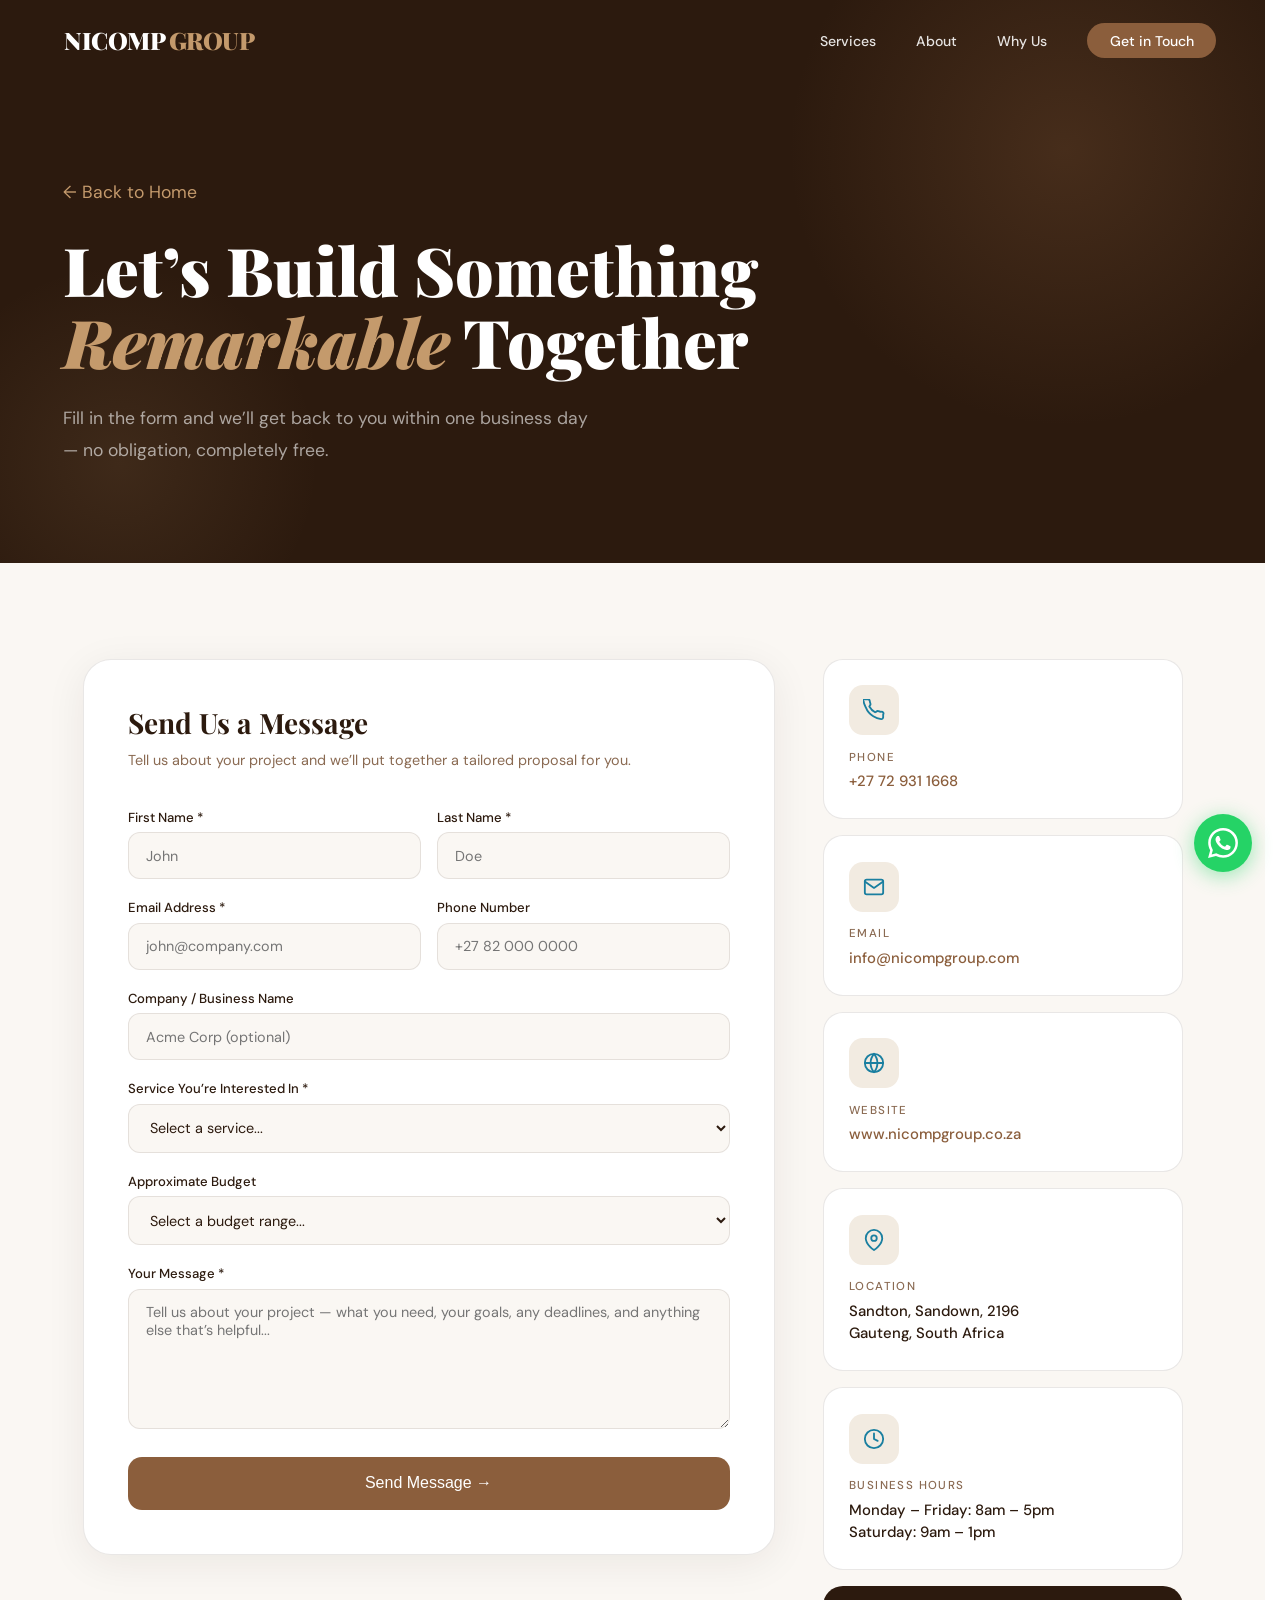
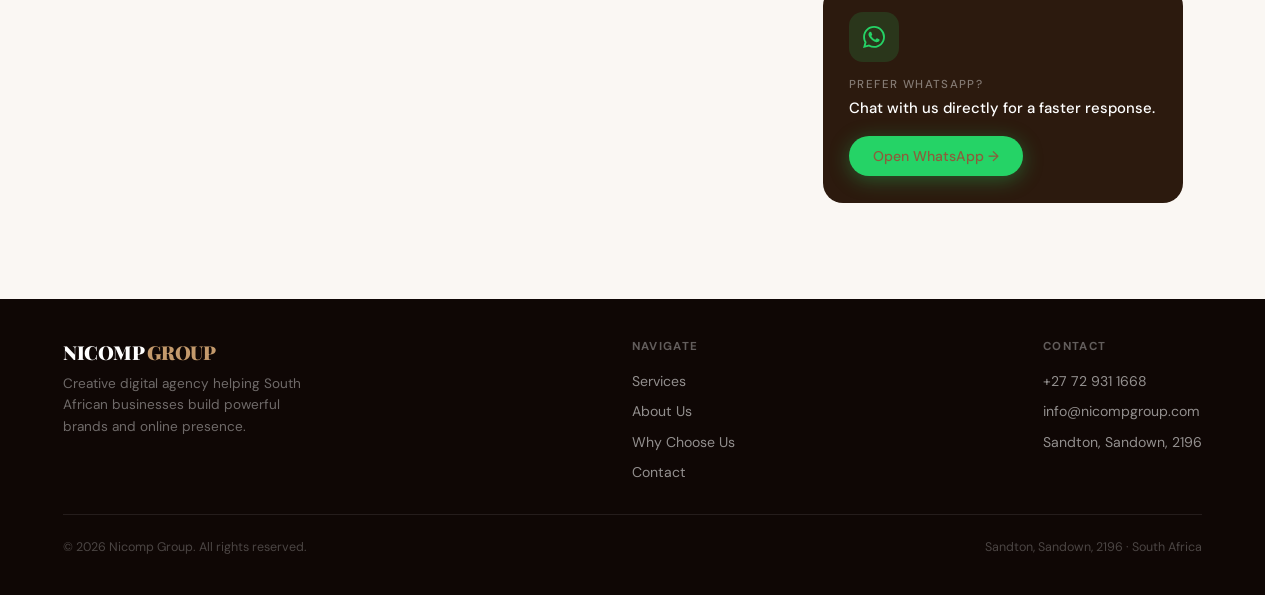
<file: contact.html>
<!DOCTYPE html>
<html lang="en">
<head>
<meta charset="UTF-8">
<meta name="viewport" content="width=device-width, initial-scale=1.0">
<title>Contact Us &mdash; Nicomp Group</title>
<link href="https://fonts.googleapis.com/css2?family=Playfair+Display:wght@400;700;900&family=DM+Sans:wght@300;400;500&display=swap" rel="stylesheet">
<link rel="stylesheet" href="style.css">
</head>
<body>

<!-- MOBILE NAV OVERLAY -->
<div class="mobile-nav-overlay" id="mobileNav">

  <div class="mob-nav-top">
    <a href="index.html" class="mob-nav-logo">NICOMP <span>GROUP</span></a>
    <button class="mob-nav-close" id="mobNavClose" aria-label="Close menu" onclick="closeMobNav()">
      <svg viewBox="0 0 24 24" fill="none" stroke="white" stroke-width="2.5" stroke-linecap="round" stroke-linejoin="round"><line x1="18" y1="6" x2="6" y2="18"/><line x1="6" y1="6" x2="18" y2="18"/></svg>
    </button>
  </div>

  <nav class="mob-nav-links">

    <a href="index.html#services" class="mob-nav-link">
      <div class="mnl-icon" style="background:linear-gradient(135deg,#1a7fa0,#5bc8e2)">
        <svg width="20" height="20" viewBox="0 0 24 24" fill="none" stroke="white" stroke-width="2" stroke-linecap="round" stroke-linejoin="round"><path d="M12 20h9"/><path d="M16.5 3.5a2.121 2.121 0 013 3L7 19l-4 1 1-4L16.5 3.5z"/></svg>
      </div>
      <span class="mnl-text">Services</span>
      <svg class="mnl-arr" width="18" height="18" viewBox="0 0 24 24" fill="none" stroke="white" stroke-width="2" stroke-linecap="round"><polyline points="9 18 15 12 9 6"/></svg>
    </a>

    <a href="index.html#about" class="mob-nav-link">
      <div class="mnl-icon" style="background:linear-gradient(135deg,#1da58c,#5bc8e2)">
        <svg width="20" height="20" viewBox="0 0 24 24" fill="none" stroke="white" stroke-width="2" stroke-linecap="round" stroke-linejoin="round"><path d="M17 21v-2a4 4 0 00-4-4H5a4 4 0 00-4 4v2"/><circle cx="9" cy="7" r="4"/></svg>
      </div>
      <span class="mnl-text">About</span>
      <svg class="mnl-arr" width="18" height="18" viewBox="0 0 24 24" fill="none" stroke="white" stroke-width="2" stroke-linecap="round"><polyline points="9 18 15 12 9 6"/></svg>
    </a>

    <a href="index.html#why" class="mob-nav-link">
      <div class="mnl-icon" style="background:linear-gradient(135deg,#7c3aed,#a78bfa)">
        <svg width="20" height="20" viewBox="0 0 24 24" fill="none" stroke="white" stroke-width="2" stroke-linecap="round" stroke-linejoin="round"><path d="M22 11.08V12a10 10 0 11-5.93-9.14"/><polyline points="22 4 12 14.01 9 11.01"/></svg>
      </div>
      <span class="mnl-text">Why Us</span>
      <svg class="mnl-arr" width="18" height="18" viewBox="0 0 24 24" fill="none" stroke="white" stroke-width="2" stroke-linecap="round"><polyline points="9 18 15 12 9 6"/></svg>
    </a>

    <a href="contact.html" class="mob-nav-link mob-nav-link-cta">
      <div class="mnl-icon" style="background:linear-gradient(135deg,#be185d,#ec4899)">
        <svg width="20" height="20" viewBox="0 0 24 24" fill="none" stroke="white" stroke-width="2" stroke-linecap="round" stroke-linejoin="round"><path d="M22 16.92v3a2 2 0 01-2.18 2 19.79 19.79 0 01-8.63-3.07A19.5 19.5 0 013.07 9.19 19.79 19.79 0 01.36.5a2 2 0 012-.18h3a2 2 0 012 1.72 12.84 12.84 0 00.7 2.81 2 2 0 01-.45 2.11L6.91 8.15a16 16 0 006.29 6.29l1.45-.73a2 2 0 012.11-.45 12.84 12.84 0 002.81.7A2 2 0 0122 16.92z"/></svg>
      </div>
      <span class="mnl-text">Get in Touch</span>
      <svg class="mnl-arr" width="18" height="18" viewBox="0 0 24 24" fill="none" stroke="white" stroke-width="2" stroke-linecap="round"><polyline points="9 18 15 12 9 6"/></svg>
    </a>

  </nav>

  <div class="mob-nav-footer">
    <span>+27 72 931 1668</span>
    <span class="mob-nav-footer-dot"></span>
    <span>info@nicompgroup.com</span>
  </div>

</div>

<!-- NAV -->
<nav id="mainNav" class="scrolled">
  <a href="index.html" class="logo">NICOMP <span>GROUP</span></a>
  <button class="nav-toggle" id="navToggle" aria-label="Menu"><span></span><span></span><span></span></button>
  <ul id="navMenu">
    <li><a href="index.html#services">Services</a></li>
    <li><a href="index.html#about">About</a></li>
    <li><a href="index.html#why">Why Us</a></li>
    <li><a href="contact.html" class="nav-cta">Get in Touch</a></li>
  </ul>
</nav>

<!-- PAGE HERO -->
<div class="page-hero">
  <div class="page-hero-inner">
    <p class="breadcrumb"><a href="index.html">&larr; Back to Home</a></p>
    <h1>Let&rsquo;s Build Something<br><em>Remarkable</em> Together</h1>
    <p>Fill in the form and we&rsquo;ll get back to you within one business day &mdash; no obligation, completely free.</p>
  </div>
</div>

<!-- CONTACT SECTION -->
<section class="contact-page">
  <div class="contact-page-inner">

    <!-- FORM -->
    <div class="contact-form-wrap reveal-left" id="contactForm">
      <h2>Send Us a Message</h2>
      <p>Tell us about your project and we&rsquo;ll put together a tailored proposal for you.</p>
      <div class="form-row">
        <div class="form-group"><label for="firstName">First Name *</label><input type="text" id="firstName" placeholder="John" required></div>
        <div class="form-group"><label for="lastName">Last Name *</label><input type="text" id="lastName" placeholder="Doe" required></div>
      </div>
      <div class="form-row">
        <div class="form-group"><label for="email">Email Address *</label><input type="email" id="email" placeholder="john@company.com" required></div>
        <div class="form-group"><label for="phone">Phone Number</label><input type="tel" id="phone" placeholder="+27 82 000 0000"></div>
      </div>
      <div class="form-group"><label for="company">Company / Business Name</label><input type="text" id="company" placeholder="Acme Corp (optional)"></div>
      <div class="form-group">
        <label for="service">Service You&rsquo;re Interested In *</label>
        <select id="service" required>
          <option value="" disabled selected>Select a service...</option>
          <option value="Graphic Design">Graphic Design</option>
          <option value="Web Design">Web Design</option>
          <option value="Web Development">Web Development</option>
          <option value="Business Solutions">Business Solutions</option>
          <option value="Multiple Services">Multiple Services</option>
          <option value="Not Sure Yet">Not Sure Yet &mdash; Let&rsquo;s Chat</option>
        </select>
      </div>
      <div class="form-group">
        <label for="budget">Approximate Budget</label>
        <select id="budget">
          <option value="" disabled selected>Select a budget range...</option>
          <option value="Under R5,000">Under R5,000</option>
          <option value="R5,000 - R15,000">R5,000 &ndash; R15,000</option>
          <option value="R15,000 - R30,000">R15,000 &ndash; R30,000</option>
          <option value="R30,000+">R30,000+</option>
          <option value="To be discussed">To be discussed</option>
        </select>
      </div>
      <div class="form-group"><label for="message">Your Message *</label><textarea id="message" placeholder="Tell us about your project &mdash; what you need, your goals, any deadlines, and anything else that&rsquo;s helpful..." required></textarea></div>
      <div id="formMsg" class="form-msg"></div>
      <button class="btn-primary form-submit" id="submitBtn">Send Message &rarr;</button>
    </div>

    <!-- INFO SIDEBAR — all SVG icons, no emojis -->
    <div class="contact-info">

      <div class="info-card reveal delay-1">
        <div class="info-icon">
          <svg width="22" height="22" viewBox="0 0 24 24" fill="none" stroke="#1a7fa0" stroke-width="2" stroke-linecap="round" stroke-linejoin="round"><path d="M22 16.92v3a2 2 0 01-2.18 2 19.79 19.79 0 01-8.63-3.07A19.5 19.5 0 013.07 9.19 19.79 19.79 0 01.36.5a2 2 0 012-.18h3a2 2 0 012 1.72 12.84 12.84 0 00.7 2.81 2 2 0 01-.45 2.11L6.91 8.15a16 16 0 006.29 6.29l1.45-.73a2 2 0 012.11-.45 12.84 12.84 0 002.81.7A2 2 0 0122 16.92z"/></svg>
        </div>
        <h4>Phone</h4>
        <p><a href="tel:+27729311668">+27 72 931 1668</a></p>
      </div>

      <div class="info-card reveal delay-2">
        <div class="info-icon">
          <svg width="22" height="22" viewBox="0 0 24 24" fill="none" stroke="#1a7fa0" stroke-width="2" stroke-linecap="round" stroke-linejoin="round"><path d="M4 4h16c1.1 0 2 .9 2 2v12c0 1.1-.9 2-2 2H4c-1.1 0-2-.9-2-2V6c0-1.1.9-2 2-2z"/><polyline points="22,6 12,13 2,6"/></svg>
        </div>
        <h4>Email</h4>
        <p><a href="mailto:info@nicompgroup.com">info@nicompgroup.com</a></p>
      </div>

      <div class="info-card reveal delay-3">
        <div class="info-icon">
          <svg width="22" height="22" viewBox="0 0 24 24" fill="none" stroke="#1a7fa0" stroke-width="2" stroke-linecap="round" stroke-linejoin="round"><circle cx="12" cy="12" r="10"/><line x1="2" y1="12" x2="22" y2="12"/><path d="M12 2a15.3 15.3 0 010 20M12 2a15.3 15.3 0 000 20"/></svg>
        </div>
        <h4>Website</h4>
        <p><a href="https://www.nicompgroup.co.za" target="_blank" rel="noopener">www.nicompgroup.co.za</a></p>
      </div>

      <div class="info-card reveal delay-4">
        <div class="info-icon">
          <svg width="22" height="22" viewBox="0 0 24 24" fill="none" stroke="#1a7fa0" stroke-width="2" stroke-linecap="round" stroke-linejoin="round"><path d="M21 10c0 7-9 13-9 13s-9-6-9-13a9 9 0 0118 0z"/><circle cx="12" cy="10" r="3"/></svg>
        </div>
        <h4>Location</h4>
        <p>Sandton, Sandown, 2196<br>Gauteng, South Africa</p>
      </div>

      <div class="info-card reveal delay-5">
        <div class="info-icon">
          <svg width="22" height="22" viewBox="0 0 24 24" fill="none" stroke="#1a7fa0" stroke-width="2" stroke-linecap="round" stroke-linejoin="round"><circle cx="12" cy="12" r="10"/><polyline points="12 6 12 12 16 14"/></svg>
        </div>
        <h4>Business Hours</h4>
        <p>Monday &ndash; Friday: 8am &ndash; 5pm<br>Saturday: 9am &ndash; 1pm</p>
      </div>

      <div class="info-card info-card-wa reveal delay-6">
        <div class="info-icon info-icon-wa">
          <svg width="22" height="22" viewBox="0 0 24 24" fill="#25d366"><path d="M17.472 14.382c-.297-.149-1.758-.867-2.03-.967-.273-.099-.471-.148-.67.15-.197.297-.767.966-.94 1.164-.173.199-.347.223-.644.075-.297-.15-1.255-.463-2.39-1.475-.883-.788-1.48-1.761-1.653-2.059-.173-.297-.018-.458.13-.606.134-.133.298-.347.446-.52.149-.174.198-.298.298-.497.099-.198.05-.371-.025-.52-.075-.149-.669-1.612-.916-2.207-.242-.579-.487-.5-.669-.51-.173-.008-.371-.01-.57-.01-.198 0-.52.074-.792.372-.272.297-1.04 1.016-1.04 2.479 0 1.462 1.065 2.875 1.213 3.074.149.198 2.096 3.2 5.077 4.487.709.306 1.262.489 1.694.625.712.227 1.36.195 1.871.118.571-.085 1.758-.719 2.006-1.413.248-.694.248-1.289.173-1.413-.074-.124-.272-.198-.57-.347m-5.421 7.403h-.004a9.87 9.87 0 01-5.031-1.378l-.361-.214-3.741.982.998-3.648-.235-.374a9.86 9.86 0 01-1.51-5.26c.001-5.45 4.436-9.884 9.888-9.884 2.64 0 5.122 1.03 6.988 2.898a9.825 9.825 0 012.893 6.994c-.003 5.45-4.437 9.884-9.885 9.884m8.413-18.297A11.815 11.815 0 0012.05 0C5.495 0 .16 5.335.157 11.892c0 2.096.547 4.142 1.588 5.945L.057 24l6.305-1.654a11.882 11.882 0 005.683 1.448h.005c6.554 0 11.89-5.335 11.893-11.893a11.821 11.821 0 00-3.48-8.413z"/></svg>
        </div>
        <h4>Prefer WhatsApp?</h4>
        <p>Chat with us directly for a faster response.</p>
        <a href="https://wa.me/27729311668?text=Hi%20Nicomp%20Group%2C%20I%27d%20like%20to%20discuss%20a%20project." target="_blank" rel="noopener" class="btn-primary" style="display:inline-block;margin-top:1rem;font-size:0.88rem;padding:0.7rem 1.5rem;background:#25d366;box-shadow:0 4px 20px rgba(37,211,102,0.35)">Open WhatsApp &rarr;</a>
      </div>

    </div>
  </div>
</section>

<!-- FOOTER -->
<footer>
  <div class="footer-top">
    <div class="footer-brand"><a href="index.html" class="logo">NICOMP <span>GROUP</span></a><p>Creative digital agency helping South African businesses build powerful brands and online presence.</p></div>
    <div class="footer-links"><h4>Navigate</h4><ul><li><a href="index.html#services">Services</a></li><li><a href="index.html#about">About Us</a></li><li><a href="index.html#why">Why Choose Us</a></li><li><a href="contact.html">Contact</a></li></ul></div>
    <div class="footer-links"><h4>Contact</h4><ul><li><a href="tel:+27729311668">+27 72 931 1668</a></li><li><a href="mailto:info@nicompgroup.com">info@nicompgroup.com</a></li><li><a href="#">Sandton, Sandown, 2196</a></li></ul></div>
  </div>
  <div class="footer-bottom"><p>&copy; 2026 Nicomp Group. All rights reserved.</p><p>Sandton, Sandown, 2196 &middot; South Africa</p></div>
</footer>

<!-- WHATSAPP FAB -->
<a href="https://wa.me/27729311668?text=Hi%20Nicomp%20Group%2C%20I%27d%20like%20to%20discuss%20a%20project." class="wa-btn" target="_blank" rel="noopener" aria-label="Chat on WhatsApp">
  <span class="wa-tooltip">Chat with us!</span>
  <svg viewBox="0 0 24 24"><path d="M17.472 14.382c-.297-.149-1.758-.867-2.03-.967-.273-.099-.471-.148-.67.15-.197.297-.767.966-.94 1.164-.173.199-.347.223-.644.075-.297-.15-1.255-.463-2.39-1.475-.883-.788-1.48-1.761-1.653-2.059-.173-.297-.018-.458.13-.606.134-.133.298-.347.446-.52.149-.174.198-.298.298-.497.099-.198.05-.371-.025-.52-.075-.149-.669-1.612-.916-2.207-.242-.579-.487-.5-.669-.51-.173-.008-.371-.01-.57-.01-.198 0-.52.074-.792.372-.272.297-1.04 1.016-1.04 2.479 0 1.462 1.065 2.875 1.213 3.074.149.198 2.096 3.2 5.077 4.487.709.306 1.262.489 1.694.625.712.227 1.36.195 1.871.118.571-.085 1.758-.719 2.006-1.413.248-.694.248-1.289.173-1.413-.074-.124-.272-.198-.57-.347m-5.421 7.403h-.004a9.87 9.87 0 01-5.031-1.378l-.361-.214-3.741.982.998-3.648-.235-.374a9.86 9.86 0 01-1.51-5.26c.001-5.45 4.436-9.884 9.888-9.884 2.64 0 5.122 1.03 6.988 2.898a9.825 9.825 0 012.893 6.994c-.003 5.45-4.437 9.884-9.885 9.884m8.413-18.297A11.815 11.815 0 0012.05 0C5.495 0 .16 5.335.157 11.892c0 2.096.547 4.142 1.588 5.945L.057 24l6.305-1.654a11.882 11.882 0 005.683 1.448h.005c6.554 0 11.89-5.335 11.893-11.893a11.821 11.821 0 00-3.48-8.413z"/></svg>
</a>

<script src="main.js"></script>
</body>
</html>
</file>
<file: style.css>
/* =============================================
   NICOMP GROUP — style.css  (Brown / Warm Wood Theme)
   Primary palette drawn from the desk photo:
   warm oak wood · cream paper · mocha coffee · slate pencil
   ============================================= */
*,*::before,*::after{margin:0;padding:0;box-sizing:border-box}
:root{
  /* ── CORE PALETTE ── */
  --navy:        #2c1a0e;   /* deep espresso — replaces navy        */
  --teal:        #8b5e3c;   /* warm mocha brown — replaces teal     */
  --teal-light:  #a97850;   /* lighter caramel — replaces teal-light*/
  --teal-pale:   #f2ebe1;   /* cream paper — replaces teal-pale     */
  --sky:         #c49a6c;   /* warm oak/honey — replaces sky        */
  --gold:        #b07d3a;   /* deep amber gold — replaces gold      */
  --white:       #ffffff;
  --off-white:   #faf7f3;   /* warm cream off-white                 */
  --text:        #2c1a0e;   /* espresso text                        */
  --text-mid:    #5a3e2b;   /* mid-brown text                       */
  --text-light:  #8a6a52;   /* muted warm brown                     */
  --border:      rgba(44,26,14,0.1);

  /* ── EXTRA WARMTH TOKENS ── */
  --wood-light:  #d4a97a;   /* light oak plank                      */
  --wood-mid:    #a0714a;   /* mid oak                              */
  --cream:       #f5efe6;   /* cream paper white                    */
  --mocha:       #3d2010;   /* dark mocha / espresso                */
}
html{
  scroll-behavior:smooth;
  overflow-x:hidden;
  width:100%;
  scrollbar-gutter:stable;
}
body{font-family:'DM Sans',sans-serif;color:var(--text);background:var(--white);overflow-x:hidden;max-width:100vw}

/* ── NAV ── */
nav{position:fixed;top:0;left:0;right:0;z-index:300;display:flex;align-items:center;justify-content:space-between;padding:1.5rem 5%;transition:background 0.5s,padding 0.5s,box-shadow 0.5s}
nav.scrolled{background:rgba(255,251,246,0.97);backdrop-filter:blur(14px);padding:1rem 5%;box-shadow:0 2px 30px rgba(44,26,14,0.1)}
.logo{font-family:'Playfair Display',serif;font-weight:900;font-size:1.5rem;letter-spacing:-0.5px;color:var(--white);text-decoration:none;transition:color 0.5s}
nav.scrolled .logo{color:var(--navy)}
.logo span{color:var(--sky)}
nav.scrolled .logo span{color:var(--teal)}
nav ul{list-style:none;display:flex;gap:2.5rem;align-items:center}
nav ul li a{text-decoration:none;font-size:0.88rem;font-weight:500;color:rgba(255,255,255,0.88);transition:color 0.2s}
nav.scrolled ul li a{color:var(--text-mid)}
nav ul li a:hover{color:var(--sky)}
nav.scrolled ul li a:hover{color:var(--teal)}
.nav-cta{background:var(--teal)!important;color:var(--white)!important;padding:0.55rem 1.4rem;border-radius:50px;transition:background 0.2s!important}
.nav-cta:hover{background:var(--teal-light)!important}
.nav-toggle{display:none;flex-direction:column;gap:5px;cursor:pointer;background:none;border:none;padding:4px}
.nav-toggle span{display:block;width:24px;height:2px;background:var(--white);border-radius:2px;transition:background 0.5s}
nav.scrolled .nav-toggle span{background:var(--navy)}

/* ── HERO ── */
.hero{position:relative;overflow:hidden;display:flex;align-items:center;justify-content:center;text-align:center;min-height:100svh;width:100%}
.hero{transform:translateZ(0);-webkit-transform:translateZ(0);backface-visibility:hidden;-webkit-backface-visibility:hidden}
.hero-slide img{width:100%;height:100%;object-fit:cover;display:block}
.hero{min-height:100vh}
.hero-slides{position:absolute;inset:0;z-index:0}
.hero-slide{position:absolute;inset:0;width:100%;height:100%;opacity:0;transition:opacity 1s ease;overflow:hidden}
.hero-slide.active{opacity:1;z-index:1}
.hero-overlay{position:absolute;inset:0;z-index:2;background:rgba(28,14,6,0.55)}
.hero-overlay-gradient{
  position:absolute;inset:0;z-index:3;
  background:
    radial-gradient(ellipse at 50% 40%, rgba(139,94,60,0.2) 0%, transparent 65%),
    linear-gradient(to bottom, rgba(28,14,6,0.2) 0%, rgba(28,14,6,0) 40%, rgba(28,14,6,0.5) 80%, rgba(28,14,6,0.88) 100%)
}
.hero-content{position:relative;z-index:10;text-align:center;padding:0 5%;max-width:900px;width:100%}
.hero-eyebrow{display:flex;align-items:center;justify-content:center;gap:1rem;margin-bottom:2rem;opacity:0;animation:fadeInDown 1s 0.4s ease forwards}
.eyebrow-line{flex:0 0 40px;height:1px;background:rgba(196,154,108,0.55)}
.eyebrow-text{font-size:0.75rem;font-weight:500;letter-spacing:0.22em;text-transform:uppercase;color:var(--sky)}
.hero-heading{font-family:'Playfair Display',serif;font-size:clamp(2.8rem,7.5vw,6rem);font-weight:900;line-height:1.04;color:var(--white);margin-bottom:1.75rem;text-shadow:0 6px 40px rgba(0,0,0,0.4)}
.word-wrap{display:inline-block;overflow:hidden;vertical-align:bottom}
.word{display:inline-block;opacity:0;transform:translateY(110%);animation:wordReveal 0.9s cubic-bezier(0.22,1,0.36,1) forwards}
.word::after{content:'\00a0'}
.italic-gold{font-style:italic;color:var(--sky)}
.w1{animation-delay:0.7s}.w2{animation-delay:0.88s}.w3{animation-delay:1.06s}
.w4{animation-delay:1.3s}.w5{animation-delay:1.48s}.w6{animation-delay:1.66s}
@keyframes wordReveal{to{opacity:1;transform:translateY(0)}}
.hero-sub{font-size:clamp(0.9rem,1.6vw,1.1rem);line-height:1.85;color:rgba(255,255,255,0.68);max-width:600px;margin:0 auto 2.5rem;opacity:0;animation:fadeInUp 1s 2s ease forwards}
.hero-btns{display:flex;gap:1rem;justify-content:center;flex-wrap:wrap;opacity:0;animation:fadeInUp 1s 2.3s ease forwards}
.btn-hero-primary{background:var(--teal);color:var(--white);padding:0.9rem 2.2rem;border-radius:50px;text-decoration:none;font-weight:500;font-size:0.95rem;box-shadow:0 4px 24px rgba(139,94,60,0.45);transition:background 0.25s,transform 0.25s,box-shadow 0.25s}
.btn-hero-primary:hover{background:var(--teal-light);transform:translateY(-3px);box-shadow:0 8px 32px rgba(139,94,60,0.55)}
.btn-hero-outline{border:1.5px solid rgba(255,255,255,0.4);color:var(--white);padding:0.9rem 2.2rem;border-radius:50px;text-decoration:none;font-weight:500;font-size:0.95rem;backdrop-filter:blur(6px);background:rgba(255,255,255,0.07);transition:background 0.25s,border-color 0.25s,transform 0.25s}
.btn-hero-outline:hover{background:rgba(255,255,255,0.15);border-color:var(--sky);transform:translateY(-3px)}
.hero-image-strip{position:absolute;bottom:5rem;left:50%;transform:translateX(-50%);z-index:10;opacity:0;animation:fadeInUp 1s 2.6s ease forwards}
.strip-track{display:none;gap:0.75rem}
.strip-item{width:100px;height:66px;border-radius:10px;overflow:hidden;cursor:pointer;border:2px solid rgba(255,255,255,0.2);transition:border-color 0.3s,transform 0.3s,box-shadow 0.3s;flex-shrink:0}
.strip-item img{width:100%;height:100%;object-fit:cover;display:none;transition:transform 0.4s}
.strip-item:hover img{transform:scale(1.08)}
.strip-item.si-active{border-color:var(--sky);transform:scale(1.08);box-shadow:0 6px 20px rgba(196,154,108,0.45)}
.hero-dots{position:absolute;left:50%;transform:translateX(-50%);bottom:3rem;z-index:11;display:flex;align-items:center;gap:0.5rem}
.hdot{width:8px;height:8px;border-radius:50%;border:2px solid rgba(255,255,255,0.5);background:transparent;cursor:pointer;transition:all 0.35s cubic-bezier(0.4,0,0.2,1)}
.hdot.active{width:28px;height:8px;border-radius:50px;background:var(--sky);border-color:var(--sky);box-shadow:0 0 10px rgba(196,154,108,0.65)}
.hdot:hover:not(.active){background:rgba(255,255,255,0.3);border-color:white}
.scroll-cue{position:absolute;bottom:3.2rem;right:5%;z-index:11;display:flex;flex-direction:column;align-items:center;gap:0.5rem;opacity:0;animation:fadeIn 1s 3s ease forwards}
.scroll-cue span{font-size:0.65rem;letter-spacing:0.18em;text-transform:uppercase;color:rgba(255,255,255,0.4)}
.scroll-mouse{width:22px;height:36px;border:1.5px solid rgba(255,255,255,0.3);border-radius:12px;display:flex;justify-content:center;padding-top:6px}
.scroll-wheel{width:3px;height:8px;background:var(--sky);border-radius:2px;animation:scrollWheel 2s ease-in-out infinite}
@keyframes scrollWheel{0%,100%{transform:translateY(0);opacity:1}60%{transform:translateY(10px);opacity:0}}

/* ── BUTTONS ── */
.btn-primary{display:inline-block;background:var(--teal);color:var(--white);padding:0.9rem 2rem;border-radius:50px;text-decoration:none;font-weight:500;font-size:0.95rem;border:none;cursor:pointer;transition:background 0.2s,transform 0.2s}
.btn-primary:hover{background:var(--teal-light);transform:translateY(-2px)}

/* ── STATS ── */
.stats{background:var(--teal);padding:2.5rem 5%;display:flex;justify-content:center;gap:4rem;flex-wrap:wrap}
.stat{text-align:center;color:var(--white)}
.stat strong{display:block;font-family:'Playfair Display',serif;font-size:2.2rem;font-weight:900;line-height:1;margin-bottom:0.25rem}
.stat span{font-size:0.85rem;opacity:0.78;letter-spacing:0.03em}

/* ── WORK STRIP ── */
.work-strip{background:#1c0e06;padding:3rem 5%}
.work-strip-label{text-align:center;font-size:0.72rem;font-weight:500;letter-spacing:0.18em;text-transform:uppercase;color:rgba(255,255,255,0.3);margin-bottom:1.5rem}
.work-grid{display:grid;grid-template-columns:repeat(4,1fr);gap:1rem;max-width:1100px;margin:0 auto}
.work-card{border-radius:16px;overflow:hidden;position:relative;aspect-ratio:4/3;background:#2c1a0e;cursor:pointer}
.work-card img{width:100%;height:100%;object-fit:cover;transition:transform 0.6s ease;display:block}
.work-card:hover img{transform:scale(1.08)}
.work-card-label{position:absolute;bottom:0;left:0;right:0;background:linear-gradient(transparent,rgba(28,14,6,0.92));padding:1.5rem 1rem 0.75rem;color:white;font-size:0.8rem;font-weight:500;transform:translateY(6px);opacity:0.85;transition:transform 0.4s ease,opacity 0.4s ease}
.work-card:hover .work-card-label{transform:translateY(0);opacity:1}
.work-card-tag{display:inline-block;font-size:0.65rem;background:rgba(196,154,108,0.25);color:var(--sky);border-radius:4px;padding:0.15rem 0.5rem;margin-bottom:0.3rem}
.work-card::after{content:'';position:absolute;inset:0;background:linear-gradient(135deg,rgba(139,94,60,0.15),rgba(28,14,6,0.3));opacity:0;transition:opacity 0.4s ease}
.work-card:hover::after{opacity:1}

/* ── SHARED SECTION ── */
section{padding:6rem 5%}
.section-tag{font-size:0.72rem;font-weight:500;letter-spacing:0.18em;text-transform:uppercase;color:var(--teal);margin-bottom:0.75rem;display:block}
.section-title{font-family:'Playfair Display',serif;font-size:clamp(2rem,4vw,2.8rem);font-weight:700;color:var(--navy);line-height:1.15;margin-bottom:1rem}
.section-sub{font-size:1rem;color:var(--text-light);line-height:1.8;max-width:560px}

/* ── SERVICES TABS ── */
.services{position:relative;background:var(--navy);padding:7rem 5% 5rem;overflow:hidden;width:100%;max-width:100%;box-sizing:border-box}
.svc-orb{position:absolute;border-radius:50%;pointer-events:none;filter:blur(80px)}
.svc-orb1{width:600px;height:600px;top:-200px;left:-150px;background:radial-gradient(circle,rgba(139,94,60,0.25) 0%,transparent 70%)}
.svc-orb2{width:400px;height:400px;bottom:-100px;right:-100px;background:radial-gradient(circle,rgba(196,154,108,0.15) 0%,transparent 70%)}
.svc-orb3{width:300px;height:300px;top:40%;left:50%;transform:translateX(-50%);background:radial-gradient(circle,rgba(176,125,58,0.1) 0%,transparent 70%)}
.svc-header-wrap{position:relative;z-index:1;text-align:center;max-width:680px;margin:0 auto 3.5rem}
.svc-header-wrap .section-tag{color:var(--sky)}
.svc-header-wrap .section-title{color:var(--white)}
.svc-header-wrap .section-sub{color:rgba(255,255,255,0.52);margin:0 auto}
.svc-title-accent{color:var(--sky);font-style:italic}
.svc-tabs{position:relative;z-index:1;display:flex;justify-content:center;gap:0.35rem;background:rgba(255,255,255,0.06);border:1px solid rgba(255,255,255,0.1);border-radius:60px;padding:0.35rem;max-width:780px;margin:0 auto 3rem;overflow:hidden}
.svc-tab{position:relative;z-index:2;display:flex;align-items:center;gap:0.5rem;padding:0.7rem 1.4rem;border-radius:50px;background:transparent;border:none;cursor:pointer;font-family:'DM Sans',sans-serif;font-size:0.88rem;font-weight:500;color:rgba(255,255,255,0.52);transition:color 0.3s;white-space:nowrap}
.svc-tab.active{color:var(--white)}
.svc-tab:hover:not(.active){color:rgba(255,255,255,0.82)}
.svc-tab-icon{display:flex;align-items:center}
.svc-tab-ink{position:absolute;top:0.3rem;left:0;height:calc(100% - 0.6rem);background:linear-gradient(135deg,var(--teal),var(--teal-light));border-radius:50px;z-index:1;pointer-events:none}
.svc-panels{position:relative;z-index:1;max-width:1200px;margin:0 auto;width:100%}
.svc-panel{display:none}
.svc-panel.active{display:block}
@keyframes panelFadeIn{from{opacity:0}to{opacity:1}}
.svc-panel-inner{display:grid;grid-template-columns:minmax(0,320px) 1fr;gap:3rem;align-items:start;min-width:0;width:100%}
@media(min-width:1025px){.svc-panel-left{position:sticky;top:100px}}
.svc-panel-left{background:rgba(255,255,255,0.05);border:1px solid rgba(255,255,255,0.1);border-radius:24px;padding:2.5rem 2rem;min-width:0;overflow:hidden}
.svc-hero-badge{width:80px;height:80px;border-radius:22px;margin-bottom:1.5rem;display:flex;align-items:center;justify-content:center}
.gd-badge{background:linear-gradient(135deg,#8b5e3c,#5e3a1f)}
.wd-badge{background:linear-gradient(135deg,#a0714a,#6b4a2a)}
.dev-badge{background:linear-gradient(135deg,#7c5230,#4a2e10)}
.biz-badge{background:linear-gradient(135deg,#c49a6c,#9b7040)}
.svc-panel-title{font-family:'Playfair Display',serif;font-size:1.7rem;font-weight:700;color:var(--white);margin-bottom:1rem;line-height:1.2}
.svc-panel-desc{font-size:0.9rem;color:rgba(255,255,255,0.55);line-height:1.8;margin-bottom:1.75rem}
.svc-panel-stat-row{display:flex;gap:1.5rem;margin-bottom:2rem;padding:1.25rem 0;border-top:1px solid rgba(255,255,255,0.09);border-bottom:1px solid rgba(255,255,255,0.09)}
.svc-stat{display:flex;flex-direction:column;gap:0.2rem}
.svc-stat-n{font-family:'Playfair Display',serif;font-size:1.6rem;font-weight:900;color:var(--sky);line-height:1}
.svc-stat-l{font-size:0.72rem;color:rgba(255,255,255,0.4);letter-spacing:0.05em}
.svc-panel-cta{display:inline-block;background:var(--teal);color:var(--white);padding:0.8rem 1.75rem;border-radius:50px;text-decoration:none;font-weight:500;font-size:0.9rem;transition:background 0.2s,transform 0.2s,box-shadow 0.2s;box-shadow:0 4px 20px rgba(139,94,60,0.4)}
.svc-panel-cta:hover{background:var(--teal-light);transform:translateY(-2px);box-shadow:0 8px 28px rgba(139,94,60,0.55)}
.svc-items-grid{display:grid;grid-template-columns:repeat(3,1fr);gap:1rem}
.svc-item-card{background:rgba(255,255,255,0.05);border:1px solid rgba(255,255,255,0.09);border-radius:18px;padding:1.5rem 1.25rem;transition:background 0.3s,border-color 0.3s,transform 0.3s;cursor:default}
.svc-item-card:hover{background:rgba(255,255,255,0.1);border-color:rgba(196,154,108,0.35);transform:translateY(-5px)}
.svc-item-icon{width:44px;height:44px;border-radius:12px;display:flex;align-items:center;justify-content:center;margin-bottom:1rem;flex-shrink:0}
.svc-item-card h4{font-size:0.92rem;font-weight:500;color:var(--white);margin-bottom:0.5rem;line-height:1.3}
.svc-item-card p{font-size:0.8rem;color:rgba(255,255,255,0.45);line-height:1.65}
.svc-bottom-cta{text-align:center;margin-top:4rem;position:relative;z-index:1}

/* ── PROCESS ── */
.process-section{position:relative;padding:7rem 5%;background:var(--navy);overflow:hidden}
.process-bg-deco{position:absolute;inset:0;pointer-events:none;z-index:0}
.deco-circle{position:absolute;border-radius:50%;background:radial-gradient(circle,rgba(139,94,60,0.2) 0%,transparent 70%)}
.deco-c1{width:700px;height:700px;top:-200px;left:-200px}
.deco-c2{width:500px;height:500px;bottom:-150px;right:-100px;background:radial-gradient(circle,rgba(196,154,108,0.12) 0%,transparent 70%)}
.process-header{position:relative;z-index:1;text-align:center;max-width:700px;margin:0 auto 5rem}
.process-header .section-tag{color:var(--sky)}
.process-header .section-title{color:var(--white)}
.process-header .section-sub{color:rgba(255,255,255,0.55);margin:0 auto}
.title-em{font-style:italic;color:var(--sky)}
.process-timeline{position:relative;z-index:1;max-width:1100px;margin:0 auto}
.timeline-line{position:absolute;top:46px;left:calc(12.5% + 24px);right:calc(12.5% + 24px);height:2px;background:linear-gradient(90deg,var(--teal),var(--sky),var(--gold),var(--wood-light));opacity:0.38;z-index:0}
.process-steps{display:grid;grid-template-columns:repeat(4,1fr);gap:2rem;position:relative;z-index:1}
.pstep{display:flex;flex-direction:column;align-items:center;gap:1.5rem}
.pstep-icon-wrap{position:relative;flex-shrink:0}
.pstep-icon{width:72px;height:72px;border-radius:50%;background:linear-gradient(135deg,var(--teal) 0%,#5e3a1f 100%);display:flex;align-items:center;justify-content:center;box-shadow:0 8px 32px rgba(139,94,60,0.5);position:relative;z-index:2;transition:transform 0.3s,box-shadow 0.3s}
.pstep:hover .pstep-icon{transform:scale(1.1) translateY(-4px);box-shadow:0 16px 48px rgba(139,94,60,0.65)}
.pi-teal{background:linear-gradient(135deg,#a0714a 0%,#6b4a2a 100%);box-shadow:0 8px 32px rgba(160,113,74,0.45)}
.pstep:hover .pi-teal{box-shadow:0 16px 48px rgba(160,113,74,0.65)}
.pi-gold{background:linear-gradient(135deg,#c49a6c 0%,#9b7040 100%);box-shadow:0 8px 32px rgba(196,154,108,0.45)}
.pstep:hover .pi-gold{box-shadow:0 16px 48px rgba(196,154,108,0.65)}
.pi-sky{background:linear-gradient(135deg,#b07d3a 0%,#7a5020 100%);box-shadow:0 8px 32px rgba(176,125,58,0.45)}
.pstep:hover .pi-sky{box-shadow:0 16px 48px rgba(176,125,58,0.65)}
.pstep-pulse{position:absolute;inset:-8px;border-radius:50%;border:2px solid rgba(139,94,60,0.38);animation:pulsering 2.5s ease-in-out infinite;z-index:1}
.pp-teal{border-color:rgba(160,113,74,0.38);animation-delay:0.3s}
.pp-gold{border-color:rgba(196,154,108,0.38);animation-delay:0.6s}
.pp-sky{border-color:rgba(176,125,58,0.38);animation-delay:0.9s}
@keyframes pulsering{0%,100%{transform:scale(1);opacity:0.5}50%{transform:scale(1.25);opacity:0}}
.pstep-card{background:rgba(255,255,255,0.05);border:1px solid rgba(255,255,255,0.1);border-radius:20px;padding:2rem 1.75rem;width:100%;backdrop-filter:blur(6px);transition:background 0.3s,border-color 0.3s,transform 0.3s}
.pstep:hover .pstep-card{background:rgba(255,255,255,0.09);border-color:rgba(196,154,108,0.3);transform:translateY(-6px)}
.pstep-num{font-family:'Playfair Display',serif;font-size:3rem;font-weight:900;line-height:1;margin-bottom:0.75rem;background:linear-gradient(135deg,var(--teal),var(--sky));-webkit-background-clip:text;-webkit-text-fill-color:transparent;background-clip:text;opacity:0.65}
.pn-teal{background:linear-gradient(135deg,#a0714a,#c49a6c);-webkit-background-clip:text;-webkit-text-fill-color:transparent;background-clip:text}
.pn-gold{background:linear-gradient(135deg,#c49a6c,#e8c48a);-webkit-background-clip:text;-webkit-text-fill-color:transparent;background-clip:text}
.pn-sky{background:linear-gradient(135deg,#b07d3a,#d4a97a);-webkit-background-clip:text;-webkit-text-fill-color:transparent;background-clip:text}
.pstep-title{font-family:'Playfair Display',serif;font-size:1.35rem;font-weight:700;color:var(--white);margin-bottom:0.75rem}
.pstep-desc{font-size:0.88rem;color:rgba(255,255,255,0.58);line-height:1.75;margin-bottom:1.25rem}
.pstep-list{list-style:none;display:flex;flex-direction:column;gap:0.5rem}
.pstep-list li{font-size:0.8rem;font-weight:500;color:rgba(255,255,255,0.42);padding-left:1.1rem;position:relative}
.pstep-list li::before{content:'';position:absolute;left:0;top:50%;transform:translateY(-50%);width:5px;height:5px;border-radius:50%;background:var(--sky)}
.process-cta{position:relative;z-index:1;text-align:center;margin-top:5rem;display:flex;flex-direction:column;align-items:center;gap:1.25rem}
.process-cta p{font-size:1rem;color:rgba(255,255,255,0.45);letter-spacing:0.05em}

/* ── ABOUT / VALUES ── */
.values{background:var(--white);overflow:hidden}
.values-inner{max-width:1100px;margin:0 auto;display:grid;grid-template-columns:1fr 1fr;gap:5rem;align-items:start}
.about-img-col{position:relative;padding-bottom:2.5rem}
.about-img-main{width:100%;border-radius:24px;overflow:hidden;box-shadow:0 30px 80px rgba(44,26,14,0.2);position:relative}
.about-img-main::before{content:'';position:absolute;inset:0;background:linear-gradient(135deg,rgba(139,94,60,0.09),transparent 60%);z-index:1;pointer-events:none}
.about-img-main img{width:100%;height:480px;object-fit:cover;display:block;transform:scale(1.04);transition:transform 0.8s cubic-bezier(0.25,0.46,0.45,0.94)}
.about-img-main:hover img{transform:scale(1)}
.about-img-main::after{content:'';position:absolute;inset:-2px;border-radius:26px;background:linear-gradient(135deg,rgba(139,94,60,0.45),transparent 50%);z-index:-1}
.about-img-floater{position:absolute;bottom:0;right:-20px;background:white;border-radius:20px;padding:1.5rem 1.75rem;box-shadow:0 16px 48px rgba(44,26,14,0.18);border:1px solid rgba(44,26,14,0.06);min-width:180px;animation:floatBadge 4s ease-in-out infinite}
@keyframes floatBadge{0%,100%{transform:translateY(0)}50%{transform:translateY(-8px)}}
.about-img-floater .af-icon{font-size:1.6rem;margin-bottom:0.5rem}
.about-img-floater strong{display:block;font-size:1.8rem;font-family:'Playfair Display',serif;color:var(--navy);font-weight:900}
.about-img-floater span{font-size:0.78rem;color:var(--text-light)}
.about-img-floater2{position:absolute;top:1.5rem;left:-20px;background:var(--navy);border-radius:16px;padding:1rem 1.25rem;box-shadow:0 12px 36px rgba(44,26,14,0.28);min-width:150px;animation:floatBadge 4s 1s ease-in-out infinite}
.about-img-floater2 span.f2-num{display:block;font-family:'Playfair Display',serif;font-size:1.5rem;font-weight:900;color:var(--sky);line-height:1}
.about-img-floater2 span.f2-lbl{font-size:0.72rem;color:rgba(255,255,255,0.5);margin-top:0.2rem;display:block}
.values-list{margin-top:2.5rem;display:flex;flex-direction:column;gap:1.5rem}
.value-item{display:flex;gap:1.25rem;align-items:flex-start}
.value-num{font-family:'Playfair Display',serif;font-size:1.8rem;font-weight:900;color:var(--teal-pale);line-height:1;min-width:40px}
.value-item h4{font-size:1rem;font-weight:500;color:var(--navy);margin-bottom:0.3rem}
.value-item p{font-size:0.88rem;color:var(--text-light);line-height:1.7}

/* ── WHY US ── */
.why{background:var(--off-white)}
.why-inner{max-width:1100px;margin:0 auto;display:grid;grid-template-columns:1fr 1fr;gap:4rem;align-items:center}
.why-grid{display:grid;grid-template-columns:1fr 1fr;gap:1rem}
.why-item{background:var(--white);border:1px solid var(--border);border-radius:20px;padding:1.75rem;transition:border-color 0.3s,transform 0.3s,box-shadow 0.3s;position:relative;overflow:hidden}
.why-item::before{content:'';position:absolute;inset:0;background:linear-gradient(135deg,rgba(139,94,60,0.05),transparent);opacity:0;transition:opacity 0.3s}
.why-item:hover{border-color:var(--teal);transform:translateY(-6px);box-shadow:0 20px 50px rgba(44,26,14,0.12)}
.why-item:hover::before{opacity:1}
.wi-icon{font-size:1.6rem;margin-bottom:0.85rem;display:block}
.why-item h4{font-size:0.95rem;font-weight:500;color:var(--navy);margin-bottom:0.4rem}
.why-item p{font-size:0.82rem;color:var(--text-light);line-height:1.6}

/* ── CONTACT STRIP ── */
.contact-strip{background:var(--navy);text-align:center;padding:7rem 5%;position:relative;overflow:hidden}
.contact-strip::before{content:'';position:absolute;top:-200px;left:50%;transform:translateX(-50%);width:800px;height:800px;border-radius:50%;background:radial-gradient(circle,rgba(139,94,60,0.18) 0%,transparent 65%);pointer-events:none}
.contact-strip::after{content:'';position:absolute;bottom:-100px;right:-100px;width:400px;height:400px;border-radius:50%;background:radial-gradient(circle,rgba(196,154,108,0.12) 0%,transparent 70%);pointer-events:none}
.contact-strip .section-tag{color:var(--sky)}
.contact-strip .section-title{color:var(--white);margin:0 auto 1rem}
.contact-strip .section-sub{color:rgba(255,255,255,0.55);margin:0 auto 3.5rem}
.contact-cards{display:flex;justify-content:center;gap:1.25rem;flex-wrap:wrap;margin-bottom:3rem;position:relative;z-index:1}
.contact-card{background:rgba(255,255,255,0.07);border:1px solid rgba(255,255,255,0.11);border-radius:20px;padding:1.75rem 2rem;min-width:200px;transition:background 0.3s,transform 0.3s,border-color 0.3s,box-shadow 0.3s;cursor:default;position:relative;overflow:hidden}
.contact-card::before{content:'';position:absolute;inset:0;background:linear-gradient(135deg,rgba(139,94,60,0.12),rgba(196,154,108,0.06));opacity:0;transition:opacity 0.3s}
.contact-card:hover{background:rgba(255,255,255,0.12);transform:translateY(-6px);border-color:rgba(196,154,108,0.35);box-shadow:0 20px 40px rgba(0,0,0,0.2)}
.contact-card:hover::before{opacity:1}
.cc-icon{font-size:1.5rem;margin-bottom:0.6rem;display:block}
.cc-label{font-size:0.72rem;color:rgba(255,255,255,0.42);margin-bottom:0.3rem;display:block;letter-spacing:0.1em;text-transform:uppercase}
.cc-val{font-size:0.95rem;color:var(--white);font-weight:500}
.contact-strip .btn-primary{position:relative;z-index:1;padding:1rem 2.75rem;font-size:1rem;box-shadow:0 8px 32px rgba(139,94,60,0.45)}
.contact-strip .btn-primary:hover{box-shadow:0 12px 40px rgba(139,94,60,0.62)}

/* ── CONTACT PAGE FORM ── */
.page-hero{padding:11rem 5% 6rem;background:var(--navy);position:relative;overflow:hidden}
.page-hero::before{content:'';position:absolute;top:-150px;right:-100px;width:600px;height:600px;border-radius:50%;background:radial-gradient(circle,rgba(139,94,60,0.28) 0%,transparent 65%);pointer-events:none}
.page-hero::after{content:'';position:absolute;bottom:-100px;left:-80px;width:400px;height:400px;border-radius:50%;background:radial-gradient(circle,rgba(196,154,108,0.12) 0%,transparent 70%);pointer-events:none}
.page-hero-inner{max-width:700px;position:relative;z-index:1}
.breadcrumb{font-size:0.82rem;margin-bottom:1.5rem}
.breadcrumb a{color:var(--sky);text-decoration:none;display:inline-flex;align-items:center;gap:0.4rem;transition:gap 0.2s}
.breadcrumb a:hover{gap:0.6rem}
.page-hero h1{font-family:'Playfair Display',serif;font-size:clamp(2.4rem,5.5vw,4.2rem);font-weight:900;color:white;line-height:1.08;margin-bottom:1.5rem}
.page-hero h1 em{font-style:italic;color:var(--sky)}
.page-hero p{font-size:1.1rem;color:rgba(255,255,255,0.6);line-height:1.85;max-width:540px}
.contact-page{background:var(--off-white)}
.contact-page-inner{max-width:1100px;margin:0 auto;display:grid;grid-template-columns:1fr 360px;gap:3rem;align-items:start}
.contact-form-wrap{background:var(--white);border-radius:28px;padding:2.75rem;border:1px solid var(--border);box-shadow:0 8px 40px rgba(44,26,14,0.07)}
.contact-form-wrap h2{font-family:'Playfair Display',serif;font-size:1.75rem;font-weight:700;color:var(--navy);margin-bottom:0.5rem}
.contact-form-wrap>p{font-size:0.9rem;color:var(--text-light);margin-bottom:2.25rem;line-height:1.65}
.form-row{display:grid;grid-template-columns:1fr 1fr;gap:1rem}
.form-group{display:flex;flex-direction:column;gap:0.4rem;margin-bottom:1.25rem}
.form-group label{font-size:0.82rem;font-weight:500;color:var(--navy)}
.form-group input,.form-group select,.form-group textarea{padding:0.85rem 1.1rem;border:1.5px solid var(--border);border-radius:12px;font-family:'DM Sans',sans-serif;font-size:0.9rem;color:var(--text);background:var(--off-white);transition:border-color 0.25s,background 0.25s,box-shadow 0.25s;outline:none}
.form-group input:focus,.form-group select:focus,.form-group textarea:focus{border-color:var(--teal);background:var(--white);box-shadow:0 0 0 4px rgba(139,94,60,0.12)}
.form-group textarea{resize:vertical;min-height:140px}
.form-submit{width:100%;padding:1.1rem;font-size:1rem;margin-top:0.5rem;border-radius:14px}
.form-msg{display:none;margin-top:1rem;padding:1rem 1.25rem;border-radius:12px;font-size:0.88rem;font-weight:500;line-height:1.5}
.form-msg.success{display:block;background:var(--teal-pale);color:var(--teal);border:1px solid rgba(139,94,60,0.22)}
.form-msg.error{display:block;background:#fdecea;color:#c0392b;border:1px solid rgba(192,57,43,0.15)}
.contact-info{display:flex;flex-direction:column;gap:1rem}
.info-card{background:var(--white);border:1px solid var(--border);border-radius:20px;padding:1.6rem;transition:border-color 0.3s,transform 0.3s,box-shadow 0.3s;position:relative;overflow:hidden}
.info-card::before{content:'';position:absolute;top:0;left:0;width:3px;height:100%;background:linear-gradient(to bottom,var(--teal),var(--sky));border-radius:20px 0 0 20px;opacity:0;transition:opacity 0.3s}
.info-card:hover{border-color:var(--teal);transform:translateX(4px);box-shadow:0 8px 30px rgba(44,26,14,0.1)}
.info-card:hover::before{opacity:1}
.info-icon{width:46px;height:46px;border-radius:13px;background:var(--teal-pale);display:flex;align-items:center;justify-content:center;font-size:1.25rem;margin-bottom:0.9rem;transition:transform 0.3s}
.info-card:hover .info-icon{transform:scale(1.1)}
.info-card h4{font-size:0.72rem;font-weight:500;letter-spacing:0.12em;text-transform:uppercase;color:var(--text-light);margin-bottom:0.35rem}
.info-card p{font-size:0.93rem;color:var(--navy);font-weight:500;line-height:1.5}
.info-card a{color:var(--teal);text-decoration:none}
.info-card a:hover{text-decoration:underline}
.info-card-wa{background:var(--navy)!important;border-color:transparent!important}
.info-card-wa:hover{border-color:rgba(196,154,108,0.35)!important;transform:translateX(4px)}
.info-card-wa::before{background:linear-gradient(to bottom,#25d366,#128c7e)!important}
.info-card-wa h4{color:rgba(255,255,255,0.42)!important}
.info-card-wa p{color:white!important}
.info-card-wa .info-icon{background:rgba(37,211,102,0.15)!important}

/* ── FOOTER ── */
footer{background:#0f0705;padding:2.5rem 5%}
.footer-top{display:flex;justify-content:space-between;align-items:flex-start;gap:2rem;flex-wrap:wrap;padding-bottom:2rem;border-bottom:1px solid rgba(255,255,255,0.09);margin-bottom:1.5rem}
.footer-brand .logo{font-size:1.2rem;color:#fff}
.footer-brand p{font-size:0.85rem;color:rgba(255,255,255,0.4);margin-top:0.5rem;max-width:260px;line-height:1.6}
.footer-links h4{font-size:0.72rem;letter-spacing:0.12em;text-transform:uppercase;color:rgba(255,255,255,0.35);margin-bottom:1rem}
.footer-links ul{list-style:none;display:flex;flex-direction:column;gap:0.6rem}
.footer-links ul a{text-decoration:none;font-size:0.88rem;color:rgba(255,255,255,0.55);transition:color 0.2s}
.footer-links ul a:hover{color:var(--sky)}
.footer-bottom{display:flex;justify-content:space-between;flex-wrap:wrap;gap:0.5rem}
.footer-bottom p{font-size:0.78rem;color:rgba(255,255,255,0.25)}

/* ── WHATSAPP ── */
.wa-btn{position:fixed;bottom:28px;right:28px;z-index:400;width:58px;height:58px;border-radius:50%;background:#25d366;display:flex;align-items:center;justify-content:center;box-shadow:0 4px 20px rgba(37,211,102,0.45);text-decoration:none;transition:transform 0.2s,box-shadow 0.2s}
.wa-btn:hover{transform:scale(1.1);box-shadow:0 6px 28px rgba(37,211,102,0.55)}
.wa-btn svg{width:30px;height:30px;fill:white}
.wa-tooltip{position:absolute;right:68px;top:50%;transform:translateY(-50%);background:var(--navy);color:white;font-size:0.8rem;font-weight:500;padding:0.4rem 0.85rem;border-radius:8px;white-space:nowrap;opacity:0;pointer-events:none;transition:opacity 0.2s}
.wa-btn:hover .wa-tooltip{opacity:1}

/* ── SCROLL REVEAL ── */
.reveal{opacity:0;transform:translateY(30px);transition:opacity 0.7s cubic-bezier(0.4,0,0.2,1),transform 0.7s cubic-bezier(0.4,0,0.2,1)}
.reveal.in-view{opacity:1;transform:translateY(0)}
.reveal-left{opacity:0;transform:translateX(-40px);transition:opacity 0.8s cubic-bezier(0.4,0,0.2,1),transform 0.8s cubic-bezier(0.4,0,0.2,1)}
.reveal-left.in-view{opacity:1;transform:translateX(0)}
.reveal-right{opacity:0;transform:translateX(40px);transition:opacity 0.8s cubic-bezier(0.4,0,0.2,1),transform 0.8s cubic-bezier(0.4,0,0.2,1)}
.reveal-right.in-view{opacity:1;transform:translateX(0)}
.reveal-scale{opacity:0;transform:scale(0.92);transition:opacity 0.7s ease,transform 0.7s ease}
.reveal-scale.in-view{opacity:1;transform:scale(1)}
.delay-1{transition-delay:0.1s}
.delay-2{transition-delay:0.2s}
.delay-3{transition-delay:0.3s}
.delay-4{transition-delay:0.4s}
.delay-5{transition-delay:0.5s}
.delay-6{transition-delay:0.6s}

/* ── KEYFRAMES ── */
@keyframes fadeInDown{from{opacity:0;transform:translateY(-20px)}to{opacity:1;transform:translateY(0)}}
@keyframes fadeInUp{from{opacity:0;transform:translateY(24px)}to{opacity:1;transform:translateY(0)}}
@keyframes fadeIn{from{opacity:0}to{opacity:1}}

/* ── SVG ICON SYSTEMS ── */
.val-icon-box{width:52px;height:52px;border-radius:14px;display:flex;align-items:center;justify-content:center;flex-shrink:0;transition:transform 0.3s,box-shadow 0.3s}
.value-item:hover .val-icon-box{transform:scale(1.1) rotate(-4deg)}
.vi-teal{background:linear-gradient(135deg,#8b5e3c,#a0714a);box-shadow:0 6px 20px rgba(139,94,60,0.38)}
.vi-gold{background:linear-gradient(135deg,#c49a6c,#e8c48a);box-shadow:0 6px 20px rgba(196,154,108,0.38)}
.vi-sky{background:linear-gradient(135deg,#a0714a,#c49a6c);box-shadow:0 6px 20px rgba(160,113,74,0.38)}
.vi-purple{background:linear-gradient(135deg,#6b4a2a,#9b7040);box-shadow:0 6px 20px rgba(107,74,42,0.38)}
.af-svg-wrap{margin-bottom:0.5rem;display:flex}
.why-icon-wrap{width:62px;height:62px;border-radius:50%;background:linear-gradient(135deg,var(--ic1),var(--ic2));display:flex;align-items:center;justify-content:center;margin-bottom:1.1rem;flex-shrink:0;box-shadow:0 8px 24px rgba(0,0,0,0.2);transition:transform 0.35s cubic-bezier(0.34,1.56,0.64,1),box-shadow 0.35s}
.why-item:hover .why-icon-wrap{transform:translateY(-6px) scale(1.1);box-shadow:0 16px 36px rgba(0,0,0,0.24)}
.why-item{display:flex;flex-direction:column}
.cc-icon-wrap{width:68px;height:68px;border-radius:50%;background:linear-gradient(135deg,var(--cic1),var(--cic2));display:flex;align-items:center;justify-content:center;margin:0 auto 1rem;box-shadow:0 10px 32px rgba(0,0,0,0.24);transition:transform 0.35s cubic-bezier(0.34,1.56,0.64,1),box-shadow 0.35s}
.contact-card:hover .cc-icon-wrap{transform:translateY(-6px) scale(1.12);box-shadow:0 18px 40px rgba(0,0,0,0.3)}
.contact-strip{position:relative;overflow:hidden}
.cs-bg-orb{position:absolute;border-radius:50%;pointer-events:none;filter:blur(70px)}
.cs-orb1{width:700px;height:700px;top:-250px;left:50%;transform:translateX(-50%);background:radial-gradient(circle,rgba(139,94,60,0.2) 0%,transparent 70%)}
.cs-orb2{width:400px;height:400px;bottom:-120px;right:-80px;background:radial-gradient(circle,rgba(196,154,108,0.12) 0%,transparent 70%)}
.cs-inner{position:relative;z-index:1;text-align:center;padding:7rem 5%}
.contact-strip{padding:0}
.contact-card{display:flex;flex-direction:column;align-items:center;text-align:center}
.cc-label{font-size:0.72rem;letter-spacing:0.12em;text-transform:uppercase}
.info-icon{width:50px;height:50px;border-radius:14px;background:var(--teal-pale);display:flex;align-items:center;justify-content:center;margin-bottom:0.9rem;transition:background 0.3s,transform 0.3s}
.info-card:hover .info-icon{background:#e0d0c0;transform:scale(1.1)}
.info-icon-wa{background:rgba(37,211,102,0.12)!important}
.info-card:hover .info-icon-wa{background:rgba(37,211,102,0.2)!important}

/* ── MOBILE FULLSCREEN NAV OVERLAY ── */
.mobile-nav-overlay{display:none;position:fixed;top:0;left:0;right:0;bottom:0;z-index:9999;flex-direction:column;background:rgba(28,10,2,0.82);backdrop-filter:blur(24px);-webkit-backdrop-filter:blur(24px);overflow:hidden;height:100%;max-height:100vh;box-sizing:border-box}
.mobile-nav-overlay.open{display:flex}
.mob-nav-top{display:flex;align-items:center;justify-content:space-between;padding:1.1rem 6%;border-bottom:1px solid rgba(255,255,255,0.09);flex-shrink:0;min-height:0}
.mob-nav-logo{font-family:'Playfair Display',serif;font-weight:900;font-size:1.3rem;color:white;text-decoration:none}
.mob-nav-logo span{color:var(--sky)}
.mob-nav-close{width:44px;height:44px;border-radius:50%;border:1.5px solid rgba(255,255,255,0.2);background:rgba(255,255,255,0.09);cursor:pointer;display:flex;align-items:center;justify-content:center;flex-shrink:0;position:relative;z-index:99999;-webkit-tap-highlight-color:transparent;touch-action:manipulation;pointer-events:all!important;transition:background 0.2s,border-color 0.2s}
.mob-nav-close:hover,.mob-nav-close:active{background:rgba(255,255,255,0.18);border-color:var(--sky)}
.mob-nav-close svg{width:18px;height:18px;pointer-events:none}
.mob-nav-links{flex:1;min-height:0;display:flex;flex-direction:column;align-items:center;justify-content:center;gap:0.5rem;padding:6rem 5% 5rem;box-sizing:border-box;overflow:hidden}
.mob-nav-link{display:flex;align-items:center;gap:1rem;width:100%;max-width:300px;padding:0.9rem 1.1rem;border-radius:16px;text-decoration:none;font-family:'DM Sans',sans-serif;font-size:1.1rem;font-weight:500;color:rgba(255,255,255,0.72);border:1px solid transparent;-webkit-tap-highlight-color:transparent;touch-action:manipulation;transition:background 0.2s,border-color 0.2s,color 0.2s}
.mob-nav-link:hover,.mob-nav-link:active{background:rgba(255,255,255,0.09);border-color:rgba(255,255,255,0.13);color:white}
.mob-nav-link-cta{background:rgba(139,94,60,0.2);border-color:rgba(139,94,60,0.4)!important;color:var(--sky)!important}
.mob-nav-link-cta:hover,.mob-nav-link-cta:active{background:rgba(139,94,60,0.32)!important;border-color:rgba(196,154,108,0.55)!important;color:white!important}
.mob-nav-link .mnl-icon{width:40px;height:40px;border-radius:12px;display:flex;align-items:center;justify-content:center;flex-shrink:0;pointer-events:none}
.mob-nav-link .mnl-text{flex:1;white-space:nowrap;pointer-events:none}
.mob-nav-link .mnl-arr{opacity:0.3;flex-shrink:0;pointer-events:none;transition:opacity 0.2s,transform 0.2s}
.mob-nav-link:hover .mnl-arr,.mob-nav-link:active .mnl-arr{opacity:0.7;transform:translateX(3px)}
.mob-nav-footer{position:absolute;bottom:0;left:0;right:0;display:flex;align-items:center;justify-content:center;flex-wrap:wrap;gap:0.4rem 0.75rem;padding:0.75rem 5% 1rem;border-top:1px solid rgba(255,255,255,0.08);background:transparent;z-index:2}
.mob-nav-footer span{font-size:0.72rem;color:rgba(255,255,255,0.3);white-space:nowrap;line-height:1.4}
.mob-nav-footer-dot{width:3px;height:3px;border-radius:50%;background:rgba(255,255,255,0.2);flex-shrink:0;display:inline-block}

/* ── RESPONSIVE ── */
@media(max-width:1024px){
  .svc-panel-inner{display:block!important;width:100%!important}
  .svc-panel-left{position:static!important;width:100%!important;min-width:0!important;box-sizing:border-box!important;margin-bottom:2rem!important;overflow:hidden!important;height:auto!important}
  .svc-panel-right{display:block!important;width:100%!important}
  .svc-items-grid{grid-template-columns:repeat(2,1fr)}
}
@media(max-width:960px){
  .strip-item{width:76px;height:50px}
  .values-inner,.why-inner,.contact-page-inner{grid-template-columns:1fr;gap:2.5rem}
  .about-img-floater{position:static;margin-top:1.5rem;right:auto;animation:none}
  .about-img-floater2{display:none}
  .work-grid{grid-template-columns:repeat(2,1fr)}
  .process-steps{grid-template-columns:1fr 1fr;gap:1.5rem}
  .timeline-line{display:none}
  nav ul{display:none!important}
  .nav-toggle{display:flex}
}
@media(max-width:600px){
  .services{padding:3rem 4% 3rem;overflow:hidden}
  .svc-orb{display:none!important}
  .svc-panels{width:100%!important;overflow:hidden!important;padding:0!important;margin:0!important}
  .svc-panel{width:100%!important;padding:0!important;margin:0!important}
  .svc-panel-inner{display:block!important;width:100%!important;max-width:100%!important;padding:0!important;margin:0!important;overflow:visible!important}
  .svc-panel-left{display:block!important;position:relative!important;width:100%!important;max-width:100%!important;min-width:0!important;box-sizing:border-box!important;padding:1.5rem!important;margin:0 0 1.25rem 0!important;overflow:hidden!important;height:auto!important;transform:none!important;opacity:1!important;left:0!important;right:0!important;float:none!important}
  .svc-hero-badge{box-shadow:none!important;filter:none!important}
  .gd-badge,.wd-badge,.dev-badge,.biz-badge{box-shadow:none!important;filter:none!important}
  .svc-hero-badge circle:first-child{display:none!important;fill:none!important;opacity:0!important}
  .svc-panel-right{display:block!important;width:100%!important;max-width:100%!important;padding:0!important;margin:0!important}
  .svc-items-grid{grid-template-columns:1fr!important}
  .hero-heading{font-size:2.4rem}
  .hero-image-strip{display:none}
  .hero-dots{bottom:1.8rem}
  .scroll-cue{display:none}
  .stats{gap:2rem}
  .work-grid{grid-template-columns:1fr 1fr}
  .svc-tabs{gap:0.4rem;padding:0.4rem;overflow-x:auto;overflow-y:visible;justify-content:flex-start;border-radius:20px;scrollbar-width:none;-ms-overflow-style:none}
  .svc-tabs::-webkit-scrollbar{display:none}
  .svc-tab{flex-shrink:0;font-size:0.78rem;padding:0.6rem 1rem;border-radius:50px;border:1px solid rgba(255,255,255,0.12);background:rgba(255,255,255,0.04);white-space:nowrap}
  .svc-tab.active{border-color:rgba(196,154,108,0.42)}
  .svc-tab-icon{display:none}
  .why-grid,.process-steps{grid-template-columns:1fr}
  .pstep{flex-direction:row;align-items:flex-start;gap:1.25rem}
  .pstep-icon-wrap{flex-shrink:0}
  .pstep-card{padding:1.5rem}
  .about-img-floater{display:flex;align-items:center;gap:1rem;border-radius:18px;padding:1rem 1.5rem;margin-top:1rem;min-width:unset;width:100%;background:white;box-shadow:0 8px 30px rgba(44,26,14,0.14);border:1px solid rgba(44,26,14,0.06);animation:none}
  .af-svg-wrap{margin-bottom:0;flex-shrink:0}
  .af-svg-wrap svg{width:32px;height:32px}
  .about-img-floater strong{font-size:1.6rem;line-height:1}
  .about-img-floater span{font-size:0.75rem;display:block;color:var(--text-light)}
  .about-floater-text{display:flex;flex-direction:column;gap:0.1rem}
  .contact-cards{display:grid;grid-template-columns:1fr 1fr;gap:0.85rem;margin-bottom:2rem}
  .contact-card{border-radius:18px;padding:1.35rem 1rem;min-width:0;width:100%;overflow:hidden}
  .cc-val{width:100%;max-width:100%;font-size:0.82rem;line-height:1.5;text-align:center;overflow-wrap:anywhere;word-break:break-word;white-space:normal}
  .cc-val a{overflow-wrap:anywhere;word-break:break-word;white-space:normal}
  .contact-card a,.info-card a,.contact-card p,.info-card p{word-break:break-word;overflow-wrap:break-word}
  .contact-card,.info-card{min-width:0}
  .cc-icon-wrap{width:52px;height:52px;margin-bottom:0.75rem}
  .cc-val{color:var(--white)!important;text-decoration:none!important}
  .cc-val a{color:var(--white)!important;text-decoration:none!important;pointer-events:none}
  .wa-btn{bottom:20px;right:16px;width:50px;height:50px}
  .wa-btn svg{width:26px;height:26px}
  footer{padding:2rem 5%}
  .footer-top{flex-direction:column;gap:1.5rem;padding-bottom:1.5rem}
  .footer-brand p{font-size:0.82rem;max-width:100%}
  .footer-links h4{font-size:0.7rem}
  .footer-links ul a{font-size:0.84rem}
  .footer-bottom{flex-direction:column;gap:0.3rem;align-items:center;text-align:center}
  .footer-bottom p{font-size:0.72rem}
  .form-row{grid-template-columns:1fr}
}

/* SERVICES PANELS FIX */
.svc-panels{position:relative;width:100%;overflow:hidden}
.svc-panel{position:absolute;inset:0;width:100%;opacity:0;visibility:hidden;pointer-events:none;transition:opacity .35s ease}
.svc-panel.active{position:relative;opacity:1;visibility:visible;pointer-events:auto;z-index:2}
.svc-panel-inner{width:100%;display:grid;grid-template-columns:420px minmax(0,1fr);gap:40px;align-items:start;box-sizing:border-box}
.svc-panel-left,.svc-panel-right{min-width:0}
.svc-items-grid{width:100%;display:grid;grid-template-columns:repeat(2,minmax(0,1fr));gap:22px}
@media(max-width:992px){
  .svc-panel{position:relative;display:none;opacity:1;visibility:visible;pointer-events:auto}
  .svc-panel.active{display:block}
  .svc-panel-inner{grid-template-columns:1fr}
  .svc-items-grid{grid-template-columns:1fr}
}

/* FINAL MOBILE SCROLL FIX */
html{overflow-x:hidden;width:100%}
body{overflow-x:hidden;width:100%}
.hero,.hero-content,.hero-slides,.hero-slide,.services,section{transform:translateZ(0);-webkit-transform:translateZ(0);backface-visibility:hidden;-webkit-backface-visibility:hidden}
@media(max-width:768px){
  .contact-card,.info-card{width:100%}
  .hero-slides{transform:none!important;will-change:auto!important}
  .hero-slide{transition:none!important;transform:none!important;will-change:auto!important;backface-visibility:hidden;-webkit-backface-visibility:hidden}
  .hero-slide img{transform:none!important;will-change:auto!important}
}
body{overflow-anchor:none}
.services-tabs-wrap{overflow-x:auto;overflow-y:hidden}
.services-tabs{min-width:max-content}
html,body{overflow-x:hidden}
body.nav-open{overflow:hidden;height:100vh}
</file>
